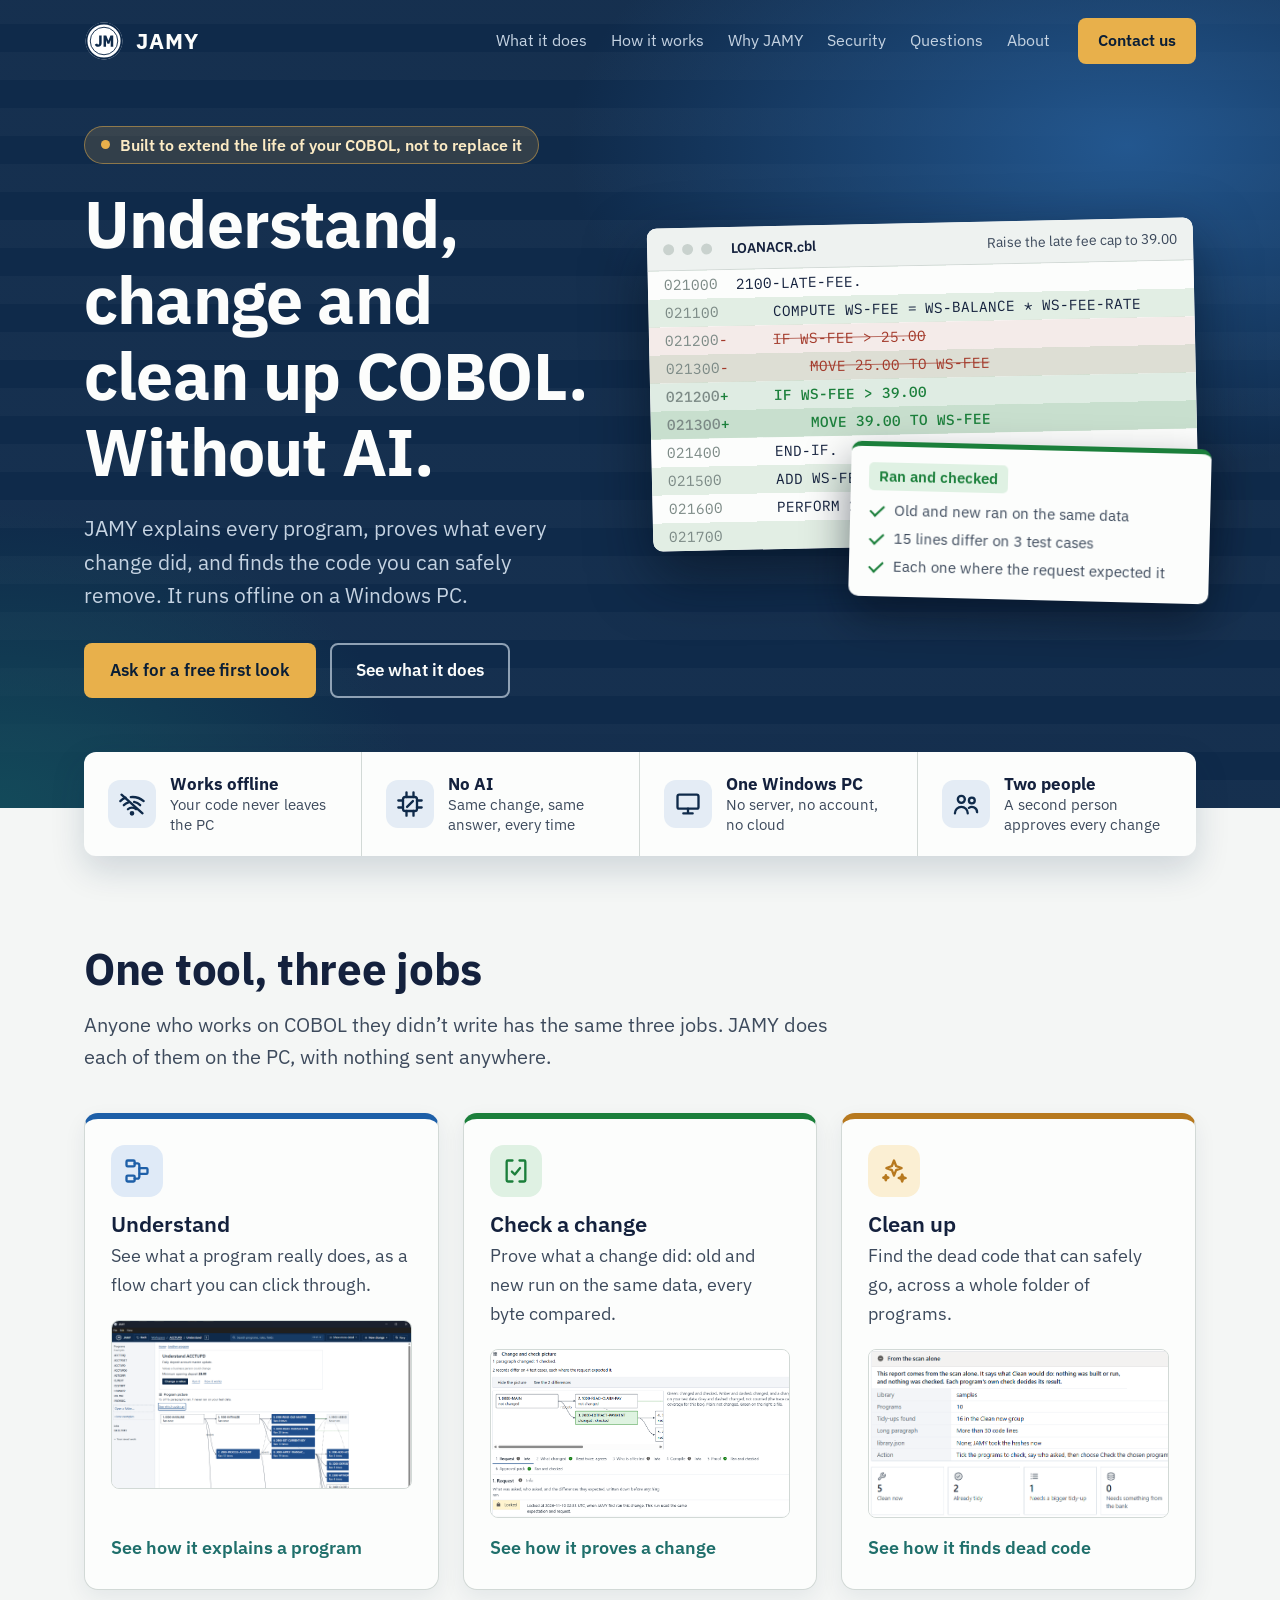
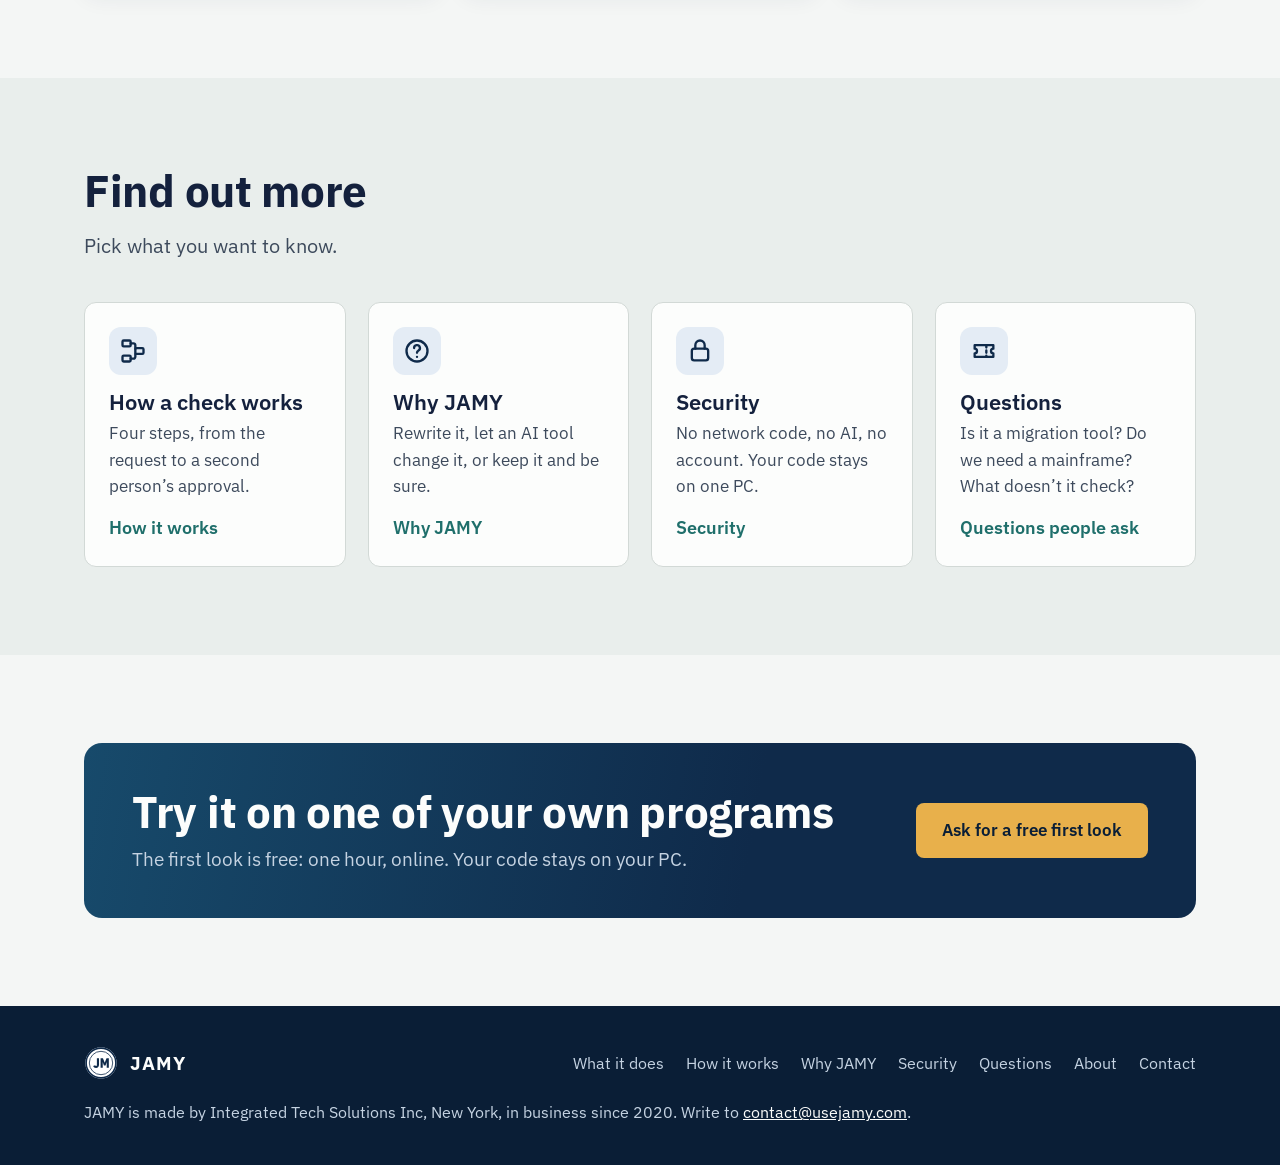
<file: index.html>
<!doctype html>
<html lang="en">
<head>
<meta charset="utf-8">
<meta name="viewport" content="width=device-width, initial-scale=1">
<title>JAMY: understand, change and clean up COBOL, without AI</title>
<meta name="description" content="JAMY helps teams understand, change and clean up their COBOL without AI: it explains every program, proves what every change did, and finds dead code. Offline, on a Windows PC.">
<meta property="og:title" content="JAMY: understand, change and clean up COBOL, without AI">
<meta property="og:description" content="Built to extend the life of your COBOL, not to replace it. Offline, on a Windows PC.">
<meta property="og:url" content="https://usejamy.com/">
<meta property="og:image" content="https://usejamy.com/img/shot-understand.png">
<link rel="icon" href="img/favicon.png">
<link rel="preconnect" href="https://fonts.googleapis.com">
<link rel="preconnect" href="https://fonts.gstatic.com" crossorigin>
<link rel="stylesheet" href="https://fonts.googleapis.com/css2?family=IBM+Plex+Mono:wght@400;500&family=IBM+Plex+Sans:wght@400;500;600;700&display=swap">
<link rel="stylesheet" href="style.css">
</head>
<body>

<svg width="0" height="0" style="position:absolute" aria-hidden="true">
  <symbol id="i-flow" viewBox="0 0 24 24"><rect x="3" y="3" width="7" height="5" rx="1"/><rect x="14" y="9.5" width="7" height="5" rx="1"/><rect x="3" y="16" width="7" height="5" rx="1"/><path d="M10 5.5h2.5a1.5 1.5 0 0 1 1.5 1.5v3M10 18.5h2.5A1.5 1.5 0 0 0 14 17v-2.5"/></symbol>
  <symbol id="i-check" viewBox="0 0 24 24"><path d="M9 3H5a1 1 0 0 0-1 1v16a1 1 0 0 0 1 1h4M15 3h4a1 1 0 0 1 1 1v16a1 1 0 0 1-1 1h-4"/><path d="M8.5 12.5l2.5 2.5 4.5-5.5"/></symbol>
  <symbol id="i-clean" viewBox="0 0 24 24"><path d="M12 3l1.8 4.7L18.5 9.5l-4.7 1.8L12 16l-1.8-4.7L5.5 9.5l4.7-1.8z"/><path d="M19 15l.8 2.2L22 18l-2.2.8L19 21l-.8-2.2L16 18l2.2-.8zM5 15.5l.6 1.6 1.6.6-1.6.6L5 19.9l-.6-1.6-1.6-.6 1.6-.6z"/></symbol>
  <symbol id="i-offline" viewBox="0 0 24 24"><path d="M3 4l18 16"/><path d="M8.5 16.5a5 5 0 0 1 7 0M5 13a10 10 0 0 1 4-2.4M19 13a10 10 0 0 0-5.2-2.8M2 9.5a15 15 0 0 1 4.5-2.9M22 9.5a15 15 0 0 0-11-3.4"/><circle cx="12" cy="20" r="1"/></symbol>
  <symbol id="i-noai" viewBox="0 0 24 24"><rect x="6" y="6" width="12" height="12" rx="2"/><path d="M9 2v4M15 2v4M9 18v4M15 18v4M2 9h4M2 15h4M18 9h4M18 15h4"/><path d="M9.5 14.5l5-5"/></symbol>
  <symbol id="i-pc" viewBox="0 0 24 24"><rect x="3" y="4" width="18" height="12" rx="1.5"/><path d="M8 20h8M12 16v4"/></symbol>
  <symbol id="i-two" viewBox="0 0 24 24"><circle cx="8" cy="8" r="3"/><circle cx="17" cy="9" r="2.5"/><path d="M2.5 20a5.5 5.5 0 0 1 11 0M14.5 15.3A4.5 4.5 0 0 1 21.5 19"/></symbol>
  <symbol id="i-q" viewBox="0 0 24 24"><circle cx="12" cy="12" r="9"/><path d="M9.5 9.5a2.5 2.5 0 1 1 3.6 2.2c-.7.4-1.1 1-1.1 1.8M12 17h.01"/></symbol>
  <symbol id="i-ticket" viewBox="0 0 24 24"><path d="M4 7h16v3a2 2 0 0 0 0 4v3H4v-3a2 2 0 0 0 0-4z"/><path d="M14 7v10" stroke-dasharray="2 2.5"/></symbol>
  <symbol id="i-pile" viewBox="0 0 24 24"><path d="M12 3l9 4.5-9 4.5-9-4.5z"/><path d="M3 12l9 4.5 9-4.5M3 16.5L12 21l9-4.5"/></symbol>
  <symbol id="i-dice" viewBox="0 0 24 24"><rect x="4" y="4" width="16" height="16" rx="3"/><path d="M8.5 8.5h.01M15.5 8.5h.01M12 12h.01M8.5 15.5h.01M15.5 15.5h.01"/></symbol>
  <symbol id="i-lock" viewBox="0 0 24 24"><rect x="5" y="10" width="14" height="10" rx="2"/><path d="M8 10V7a4 4 0 0 1 8 0v3"/></symbol>
  <symbol id="i-finger" viewBox="0 0 24 24"><path d="M12 4a7 7 0 0 0-7 7v3M19 14v-3a7 7 0 0 0-3-5.7M9 20c1-2 1-4.500 1-8a2 2 0 0 1 4 0c0 3 0 5-.5 7.500M17 17c.3-1.500.3-3 .3-5"/></symbol>
  <symbol id="i-out" viewBox="0 0 24 24"><path d="M4 12h11M11 8l4 4-4 4"/><path d="M19 4v16"/></symbol>
  <symbol id="i-bank" viewBox="0 0 24 24"><path d="M3 9l9-5 9 5M4 9h16M6 9v8M10 9v8M14 9v8M18 9v8M3 20h18M4 17h16"/></symbol>
  <symbol id="i-tool" viewBox="0 0 24 24"><path d="M14.500 6.500a4 4 0 0 0 5 5L11 20a2.100 2.100 0 0 1-3-3z"/><path d="M14.500 6.500L17 4l3 3-2.500 2.500"/></symbol>
  <symbol id="i-gov" viewBox="0 0 24 24"><path d="M12 3v3M5 21V10a7 7 0 0 1 14 0v11M3 21h18M9 21v-5h6v5M9 11h.01M15 11h.01"/></symbol>
</svg>

<header class="top">
  <div class="wrap">
    <nav class="nav" aria-label="Main">
      <a class="brand" href="index.html"><img src="img/jamy-seal.svg" alt="">JAMY</a>
      <div class="links"><a href="what-it-does.html">What it does</a><a href="how-it-works.html">How it works</a><a href="why-jamy.html">Why JAMY</a><a href="security.html">Security</a><a href="questions.html">Questions</a><a href="about.html">About</a></div>
      <a class="btn gold" href="contact.html">Contact us</a>
    </nav>
<div class="hero">
      <div>
        <p class="pill"><i></i>Built to extend the life of your COBOL, not to replace it</p>
        <h1>Understand, change and clean up COBOL. Without AI.</h1>
        <p class="sub">JAMY explains every program, proves what every change did, and finds the code you can safely remove. It runs offline on a Windows PC.</p>
        <div class="actions">
          <a class="btn gold" href="contact.html">Ask for a free first look</a>
          <a class="btn ghost" href="what-it-does.html">See what it does</a>
        </div>
      </div>

      <div class="stage" role="img" aria-label="An example check. In a COBOL program, a late fee cap is raised from 25.00 to 39.00. JAMY reports: Ran and checked. 15 lines differ on 3 test cases, each where the request expected it.">
        <div class="listing" aria-hidden="true">
          <div class="head"><span class="dot"></span><span class="dot"></span><span class="dot"></span>&nbsp;<b>LOANACR.cbl</b><span>Raise the late fee cap to 39.00</span></div>
<pre><span class="ln"><span class="seq">021000</span>  2100-LATE-FEE.</span><span class="ln"><span class="seq">021100</span>      COMPUTE WS-FEE = WS-BALANCE * WS-FEE-RATE</span><span class="ln old"><span class="seq">021200</span>-     <span class="t">IF WS-FEE &gt; 25.00</span></span><span class="ln old"><span class="seq">021300</span>-         <span class="t">MOVE 25.00 TO WS-FEE</span></span><span class="ln new"><span class="seq">021200</span>+     IF WS-FEE &gt; 39.00</span><span class="ln new"><span class="seq">021300</span>+         MOVE 39.00 TO WS-FEE</span><span class="ln"><span class="seq">021400</span>      END-IF.</span><span class="ln"><span class="seq">021500</span>      ADD WS-FEE TO WS-TOTAL-DUE.</span><span class="ln"><span class="seq">021600</span>      PERFORM 2200-WRITE-STATEMENT.</span><span class="ln"><span class="seq">021700</span> </span></pre>
        </div>
        <div class="proof" aria-hidden="true">
          <div class="t"><span class="chip ok">Ran and checked</span></div>
          <ul>
            <li>Old and new ran on the same data</li>
            <li>15 lines differ on 3 test cases</li>
            <li>Each one where the request expected it</li>
          </ul>
        </div>
      </div>
    </div>
  </div>
</header>

<div class="band">
  <div class="wrap">
    <div class="in">
      <div class="it"><span class="badge"><svg class="ic"><use href="#i-offline"/></svg></span><div><b>Works offline</b><span>Your code never leaves the PC</span></div></div>
      <div class="it"><span class="badge"><svg class="ic"><use href="#i-noai"/></svg></span><div><b>No AI</b><span>Same change, same answer, every time</span></div></div>
      <div class="it"><span class="badge"><svg class="ic"><use href="#i-pc"/></svg></span><div><b>One Windows PC</b><span>No server, no account, no cloud</span></div></div>
      <div class="it"><span class="badge"><svg class="ic"><use href="#i-two"/></svg></span><div><b>Two people</b><span>A second person approves every change</span></div></div>
    </div>
  </div>
</div>

<section>
  <div class="wrap">
    <h2>One tool, three jobs</h2>
    <p class="lede">Anyone who works on COBOL they didn’t write has the same three jobs. JAMY does each of them on the PC, with nothing sent anywhere.</p>
    <div class="jobs">
      <a class="job f-blue" href="what-it-does.html#understand"><span class="badge"><svg class="ic"><use href="#i-flow"/></svg></span><h3>Understand</h3><p>See what a program really does, as a flow chart you can click through.</p><img src="img/shot-understand.png" alt="" loading="lazy"><span class="more">See how it explains a program</span></a>
      <a class="job f-green" href="what-it-does.html#change"><span class="badge"><svg class="ic"><use href="#i-check"/></svg></span><h3>Check a change</h3><p>Prove what a change did: old and new run on the same data, every byte compared.</p><img src="img/shot-check.png" alt="" loading="lazy"><span class="more">See how it proves a change</span></a>
      <a class="job f-amber" href="what-it-does.html#cleanup"><span class="badge"><svg class="ic"><use href="#i-clean"/></svg></span><h3>Clean up</h3><p>Find the dead code that can safely go, across a whole folder of programs.</p><img src="img/shot-cleanup.png" alt="" loading="lazy"><span class="more">See how it finds dead code</span></a>
    </div>
  </div>
</section>

<section class="tint">
  <div class="wrap">
    <h2>Find out more</h2>
    <p class="lede">Pick what you want to know.</p>
    <div class="explore">
      <a class="exp" href="how-it-works.html"><span class="badge"><svg class="ic"><use href="#i-flow"/></svg></span><h3>How a check works</h3><p>Four steps, from the request to a second person’s approval.</p><span class="more">How it works</span></a>
      <a class="exp" href="why-jamy.html"><span class="badge"><svg class="ic"><use href="#i-q"/></svg></span><h3>Why JAMY</h3><p>Rewrite it, let an AI tool change it, or keep it and be sure.</p><span class="more">Why JAMY</span></a>
      <a class="exp" href="security.html"><span class="badge"><svg class="ic"><use href="#i-lock"/></svg></span><h3>Security</h3><p>No network code, no AI, no account. Your code stays on one PC.</p><span class="more">Security</span></a>
      <a class="exp" href="questions.html"><span class="badge"><svg class="ic"><use href="#i-ticket"/></svg></span><h3>Questions</h3><p>Is it a migration tool? Do we need a mainframe? What doesn’t it check?</p><span class="more">Questions people ask</span></a>
    </div>
  </div>
</section>


<div class="ctawrap"><div class="wrap"><div class="cta">
  <div><h2>Try it on one of your own programs</h2><p>The first look is free: one hour, online. Your code stays on your PC.</p></div>
  <a class="btn gold" href="contact.html">Ask for a free first look</a>
</div></div></div>

<footer>
  <div class="wrap">
    <a class="brand" href="index.html"><img src="img/jamy-seal.svg" alt="">JAMY</a>
    <div class="fl"><a href="what-it-does.html">What it does</a><a href="how-it-works.html">How it works</a><a href="why-jamy.html">Why JAMY</a><a href="security.html">Security</a><a href="questions.html">Questions</a><a href="about.html">About</a><a href="contact.html">Contact</a></div>
    <p>JAMY is made by Integrated Tech Solutions Inc, New York, in business since 2020. Write to <a href="mailto:contact@usejamy.com">contact@usejamy.com</a>.</p>
  </div>
</footer>

<!-- Cloudflare Web Analytics --><script type='module' src='https://static.cloudflareinsights.com/beacon.min.js' data-cf-beacon='{"token": "886d0712adad496c9e0f784481afb059"}'></script><!-- End Cloudflare Web Analytics -->
</body>
</html>
</file>
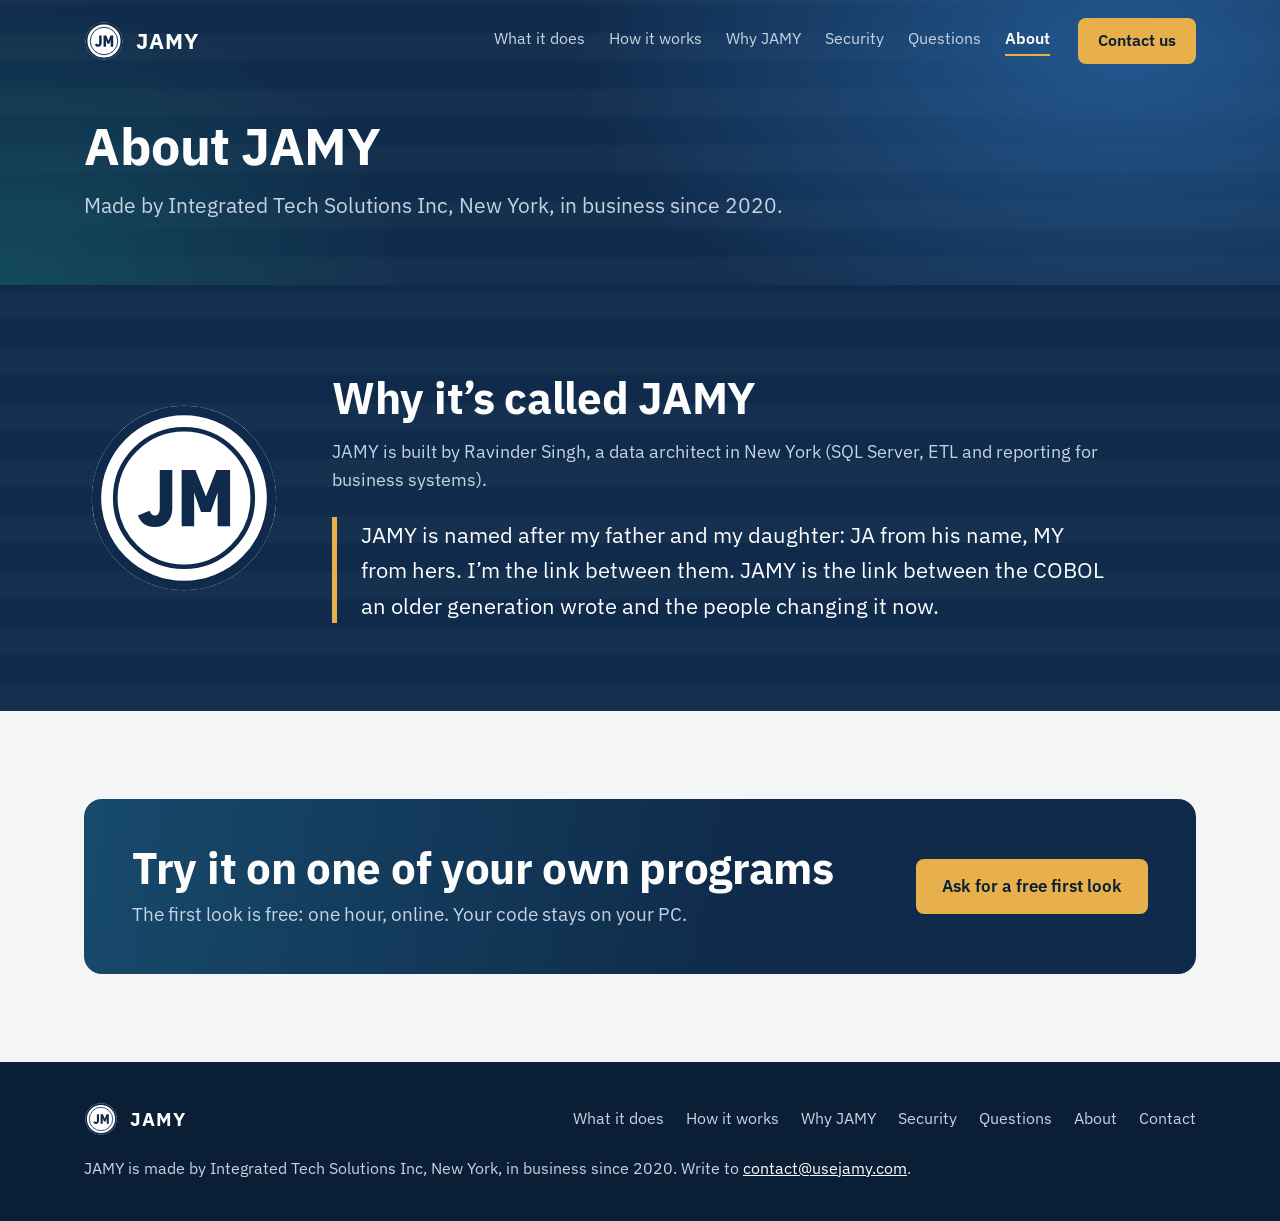
<file: about.html>
<!doctype html>
<html lang="en">
<head>
<meta charset="utf-8">
<meta name="viewport" content="width=device-width, initial-scale=1">
<title>About | JAMY</title>
<meta name="description" content="Who builds JAMY and why it is called JAMY.">
<meta property="og:title" content="About | JAMY">
<meta property="og:description" content="Built to extend the life of your COBOL, not to replace it. Offline, on a Windows PC.">
<meta property="og:url" content="https://usejamy.com/about.html">
<meta property="og:image" content="https://usejamy.com/img/shot-understand.png">
<link rel="icon" href="img/favicon.png">
<link rel="preconnect" href="https://fonts.googleapis.com">
<link rel="preconnect" href="https://fonts.gstatic.com" crossorigin>
<link rel="stylesheet" href="https://fonts.googleapis.com/css2?family=IBM+Plex+Mono:wght@400;500&family=IBM+Plex+Sans:wght@400;500;600;700&display=swap">
<link rel="stylesheet" href="style.css">
</head>
<body>

<svg width="0" height="0" style="position:absolute" aria-hidden="true">
  <symbol id="i-flow" viewBox="0 0 24 24"><rect x="3" y="3" width="7" height="5" rx="1"/><rect x="14" y="9.5" width="7" height="5" rx="1"/><rect x="3" y="16" width="7" height="5" rx="1"/><path d="M10 5.5h2.5a1.5 1.5 0 0 1 1.5 1.5v3M10 18.5h2.5A1.5 1.5 0 0 0 14 17v-2.5"/></symbol>
  <symbol id="i-check" viewBox="0 0 24 24"><path d="M9 3H5a1 1 0 0 0-1 1v16a1 1 0 0 0 1 1h4M15 3h4a1 1 0 0 1 1 1v16a1 1 0 0 1-1 1h-4"/><path d="M8.5 12.5l2.5 2.5 4.5-5.5"/></symbol>
  <symbol id="i-clean" viewBox="0 0 24 24"><path d="M12 3l1.8 4.7L18.5 9.5l-4.7 1.8L12 16l-1.8-4.7L5.5 9.5l4.7-1.8z"/><path d="M19 15l.8 2.2L22 18l-2.2.8L19 21l-.8-2.2L16 18l2.2-.8zM5 15.5l.6 1.6 1.6.6-1.6.6L5 19.9l-.6-1.6-1.6-.6 1.6-.6z"/></symbol>
  <symbol id="i-offline" viewBox="0 0 24 24"><path d="M3 4l18 16"/><path d="M8.5 16.5a5 5 0 0 1 7 0M5 13a10 10 0 0 1 4-2.4M19 13a10 10 0 0 0-5.2-2.8M2 9.5a15 15 0 0 1 4.5-2.9M22 9.5a15 15 0 0 0-11-3.4"/><circle cx="12" cy="20" r="1"/></symbol>
  <symbol id="i-noai" viewBox="0 0 24 24"><rect x="6" y="6" width="12" height="12" rx="2"/><path d="M9 2v4M15 2v4M9 18v4M15 18v4M2 9h4M2 15h4M18 9h4M18 15h4"/><path d="M9.5 14.5l5-5"/></symbol>
  <symbol id="i-pc" viewBox="0 0 24 24"><rect x="3" y="4" width="18" height="12" rx="1.5"/><path d="M8 20h8M12 16v4"/></symbol>
  <symbol id="i-two" viewBox="0 0 24 24"><circle cx="8" cy="8" r="3"/><circle cx="17" cy="9" r="2.5"/><path d="M2.5 20a5.5 5.5 0 0 1 11 0M14.5 15.3A4.5 4.5 0 0 1 21.5 19"/></symbol>
  <symbol id="i-q" viewBox="0 0 24 24"><circle cx="12" cy="12" r="9"/><path d="M9.5 9.5a2.5 2.5 0 1 1 3.6 2.2c-.7.4-1.1 1-1.1 1.8M12 17h.01"/></symbol>
  <symbol id="i-ticket" viewBox="0 0 24 24"><path d="M4 7h16v3a2 2 0 0 0 0 4v3H4v-3a2 2 0 0 0 0-4z"/><path d="M14 7v10" stroke-dasharray="2 2.5"/></symbol>
  <symbol id="i-pile" viewBox="0 0 24 24"><path d="M12 3l9 4.5-9 4.5-9-4.5z"/><path d="M3 12l9 4.5 9-4.5M3 16.5L12 21l9-4.5"/></symbol>
  <symbol id="i-dice" viewBox="0 0 24 24"><rect x="4" y="4" width="16" height="16" rx="3"/><path d="M8.5 8.5h.01M15.5 8.5h.01M12 12h.01M8.5 15.5h.01M15.5 15.5h.01"/></symbol>
  <symbol id="i-lock" viewBox="0 0 24 24"><rect x="5" y="10" width="14" height="10" rx="2"/><path d="M8 10V7a4 4 0 0 1 8 0v3"/></symbol>
  <symbol id="i-finger" viewBox="0 0 24 24"><path d="M12 4a7 7 0 0 0-7 7v3M19 14v-3a7 7 0 0 0-3-5.7M9 20c1-2 1-4.500 1-8a2 2 0 0 1 4 0c0 3 0 5-.5 7.500M17 17c.3-1.500.3-3 .3-5"/></symbol>
  <symbol id="i-out" viewBox="0 0 24 24"><path d="M4 12h11M11 8l4 4-4 4"/><path d="M19 4v16"/></symbol>
  <symbol id="i-bank" viewBox="0 0 24 24"><path d="M3 9l9-5 9 5M4 9h16M6 9v8M10 9v8M14 9v8M18 9v8M3 20h18M4 17h16"/></symbol>
  <symbol id="i-tool" viewBox="0 0 24 24"><path d="M14.500 6.500a4 4 0 0 0 5 5L11 20a2.100 2.100 0 0 1-3-3z"/><path d="M14.500 6.500L17 4l3 3-2.500 2.500"/></symbol>
  <symbol id="i-gov" viewBox="0 0 24 24"><path d="M12 3v3M5 21V10a7 7 0 0 1 14 0v11M3 21h18M9 21v-5h6v5M9 11h.01M15 11h.01"/></symbol>
</svg>

<header class="top">
  <div class="wrap">
    <nav class="nav" aria-label="Main">
      <a class="brand" href="index.html"><img src="img/jamy-seal.svg" alt="">JAMY</a>
      <div class="links"><a href="what-it-does.html">What it does</a><a href="how-it-works.html">How it works</a><a href="why-jamy.html">Why JAMY</a><a href="security.html">Security</a><a href="questions.html">Questions</a><a href="about.html" aria-current="page">About</a></div>
      <a class="btn gold" href="contact.html">Contact us</a>
    </nav>
    <div class="phead"><h1>About JAMY</h1><p>Made by Integrated Tech Solutions Inc, New York, in business since 2020.</p></div>
  </div>
</header>

<section class="dark founder">
  <div class="wrap">
    <img class="seal" src="img/jamy-seal.svg" alt="">
    <div>
      <h2>Why it’s called JAMY</h2>
      <p>JAMY is built by Ravinder Singh, a data architect in New York (SQL Server, ETL and reporting for business systems).</p>
      <blockquote>JAMY is named after my father and my daughter: JA from his name, MY from hers. I’m the link between them. JAMY is the link between the COBOL an older generation wrote and the people changing it now.</blockquote>
    </div>
  </div>
</section>

<div class="ctawrap"><div class="wrap"><div class="cta">
  <div><h2>Try it on one of your own programs</h2><p>The first look is free: one hour, online. Your code stays on your PC.</p></div>
  <a class="btn gold" href="contact.html">Ask for a free first look</a>
</div></div></div>

<footer>
  <div class="wrap">
    <a class="brand" href="index.html"><img src="img/jamy-seal.svg" alt="">JAMY</a>
    <div class="fl"><a href="what-it-does.html">What it does</a><a href="how-it-works.html">How it works</a><a href="why-jamy.html">Why JAMY</a><a href="security.html">Security</a><a href="questions.html">Questions</a><a href="about.html">About</a><a href="contact.html">Contact</a></div>
    <p>JAMY is made by Integrated Tech Solutions Inc, New York, in business since 2020. Write to <a href="mailto:contact@usejamy.com">contact@usejamy.com</a>.</p>
  </div>
</footer>

<!-- Cloudflare Web Analytics --><script type='module' src='https://static.cloudflareinsights.com/beacon.min.js' data-cf-beacon='{"token": "886d0712adad496c9e0f784481afb059"}'></script><!-- End Cloudflare Web Analytics -->
</body>
</html>
</file>
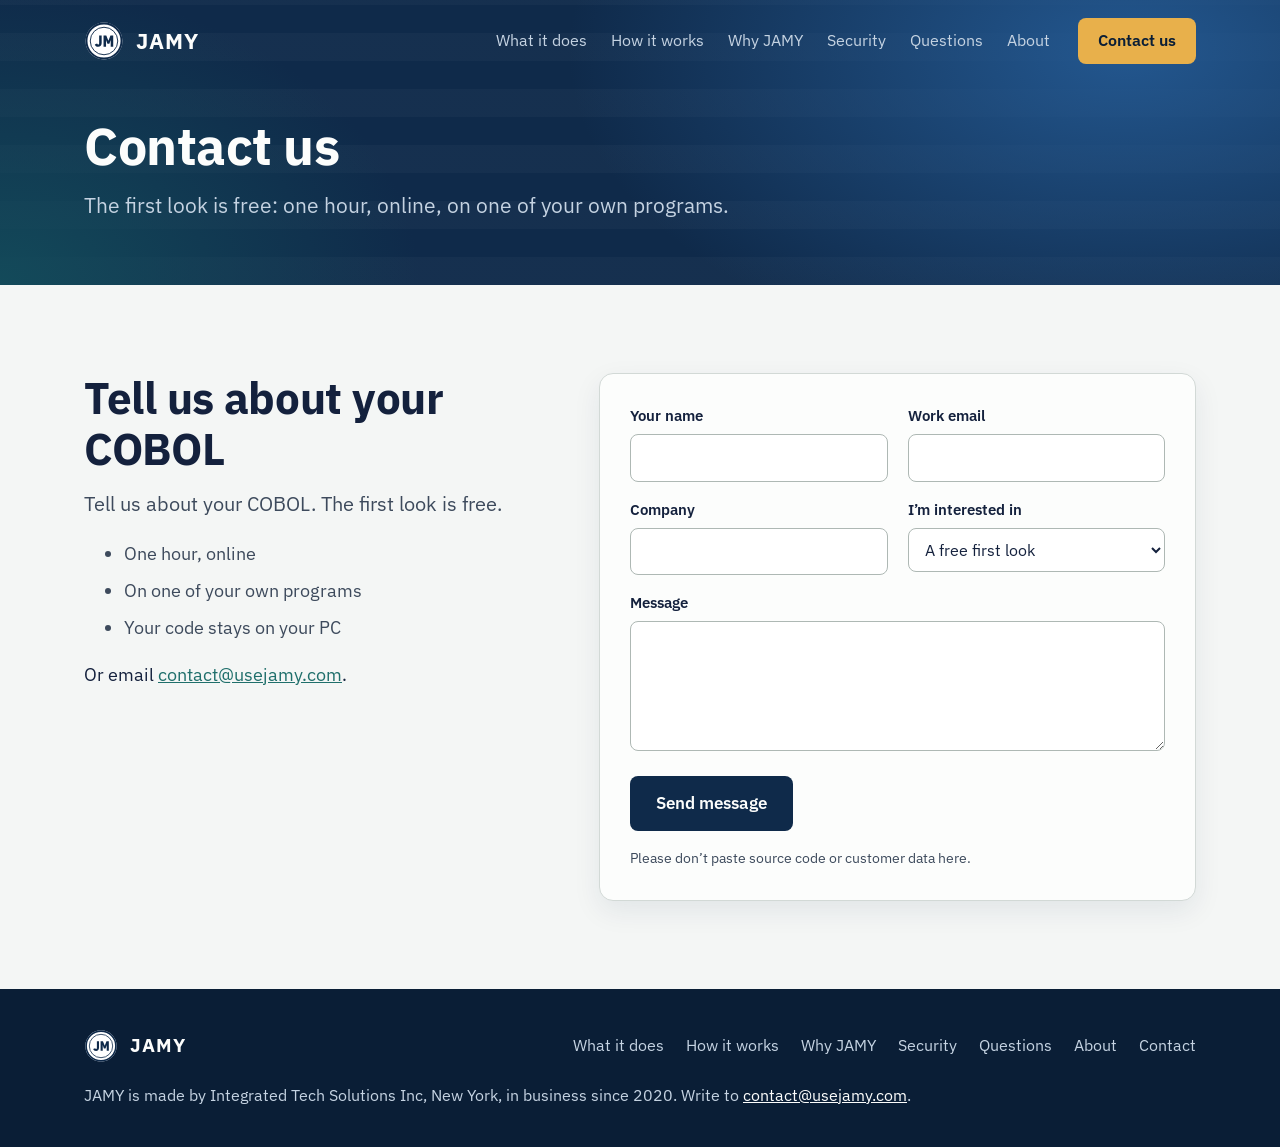
<file: contact.html>
<!doctype html>
<html lang="en">
<head>
<meta charset="utf-8">
<meta name="viewport" content="width=device-width, initial-scale=1">
<title>Contact | JAMY</title>
<meta name="description" content="Ask for a free first look at JAMY: one hour, online, on one of your own programs.">
<meta property="og:title" content="Contact | JAMY">
<meta property="og:description" content="Built to extend the life of your COBOL, not to replace it. Offline, on a Windows PC.">
<meta property="og:url" content="https://usejamy.com/contact.html">
<meta property="og:image" content="https://usejamy.com/img/shot-understand.png">
<link rel="icon" href="img/favicon.png">
<link rel="preconnect" href="https://fonts.googleapis.com">
<link rel="preconnect" href="https://fonts.gstatic.com" crossorigin>
<link rel="stylesheet" href="https://fonts.googleapis.com/css2?family=IBM+Plex+Mono:wght@400;500&family=IBM+Plex+Sans:wght@400;500;600;700&display=swap">
<link rel="stylesheet" href="style.css">
</head>
<body>

<svg width="0" height="0" style="position:absolute" aria-hidden="true">
  <symbol id="i-flow" viewBox="0 0 24 24"><rect x="3" y="3" width="7" height="5" rx="1"/><rect x="14" y="9.5" width="7" height="5" rx="1"/><rect x="3" y="16" width="7" height="5" rx="1"/><path d="M10 5.5h2.5a1.5 1.5 0 0 1 1.5 1.5v3M10 18.5h2.5A1.5 1.5 0 0 0 14 17v-2.5"/></symbol>
  <symbol id="i-check" viewBox="0 0 24 24"><path d="M9 3H5a1 1 0 0 0-1 1v16a1 1 0 0 0 1 1h4M15 3h4a1 1 0 0 1 1 1v16a1 1 0 0 1-1 1h-4"/><path d="M8.5 12.5l2.5 2.5 4.5-5.5"/></symbol>
  <symbol id="i-clean" viewBox="0 0 24 24"><path d="M12 3l1.8 4.7L18.5 9.5l-4.7 1.8L12 16l-1.8-4.7L5.5 9.5l4.7-1.8z"/><path d="M19 15l.8 2.2L22 18l-2.2.8L19 21l-.8-2.2L16 18l2.2-.8zM5 15.5l.6 1.6 1.6.6-1.6.6L5 19.9l-.6-1.6-1.6-.6 1.6-.6z"/></symbol>
  <symbol id="i-offline" viewBox="0 0 24 24"><path d="M3 4l18 16"/><path d="M8.5 16.5a5 5 0 0 1 7 0M5 13a10 10 0 0 1 4-2.4M19 13a10 10 0 0 0-5.2-2.8M2 9.5a15 15 0 0 1 4.5-2.9M22 9.5a15 15 0 0 0-11-3.4"/><circle cx="12" cy="20" r="1"/></symbol>
  <symbol id="i-noai" viewBox="0 0 24 24"><rect x="6" y="6" width="12" height="12" rx="2"/><path d="M9 2v4M15 2v4M9 18v4M15 18v4M2 9h4M2 15h4M18 9h4M18 15h4"/><path d="M9.5 14.5l5-5"/></symbol>
  <symbol id="i-pc" viewBox="0 0 24 24"><rect x="3" y="4" width="18" height="12" rx="1.5"/><path d="M8 20h8M12 16v4"/></symbol>
  <symbol id="i-two" viewBox="0 0 24 24"><circle cx="8" cy="8" r="3"/><circle cx="17" cy="9" r="2.5"/><path d="M2.5 20a5.5 5.5 0 0 1 11 0M14.5 15.3A4.5 4.5 0 0 1 21.5 19"/></symbol>
  <symbol id="i-q" viewBox="0 0 24 24"><circle cx="12" cy="12" r="9"/><path d="M9.5 9.5a2.5 2.5 0 1 1 3.6 2.2c-.7.4-1.1 1-1.1 1.8M12 17h.01"/></symbol>
  <symbol id="i-ticket" viewBox="0 0 24 24"><path d="M4 7h16v3a2 2 0 0 0 0 4v3H4v-3a2 2 0 0 0 0-4z"/><path d="M14 7v10" stroke-dasharray="2 2.5"/></symbol>
  <symbol id="i-pile" viewBox="0 0 24 24"><path d="M12 3l9 4.5-9 4.5-9-4.5z"/><path d="M3 12l9 4.5 9-4.5M3 16.5L12 21l9-4.5"/></symbol>
  <symbol id="i-dice" viewBox="0 0 24 24"><rect x="4" y="4" width="16" height="16" rx="3"/><path d="M8.5 8.5h.01M15.5 8.5h.01M12 12h.01M8.5 15.5h.01M15.5 15.5h.01"/></symbol>
  <symbol id="i-lock" viewBox="0 0 24 24"><rect x="5" y="10" width="14" height="10" rx="2"/><path d="M8 10V7a4 4 0 0 1 8 0v3"/></symbol>
  <symbol id="i-finger" viewBox="0 0 24 24"><path d="M12 4a7 7 0 0 0-7 7v3M19 14v-3a7 7 0 0 0-3-5.7M9 20c1-2 1-4.500 1-8a2 2 0 0 1 4 0c0 3 0 5-.5 7.500M17 17c.3-1.500.3-3 .3-5"/></symbol>
  <symbol id="i-out" viewBox="0 0 24 24"><path d="M4 12h11M11 8l4 4-4 4"/><path d="M19 4v16"/></symbol>
  <symbol id="i-bank" viewBox="0 0 24 24"><path d="M3 9l9-5 9 5M4 9h16M6 9v8M10 9v8M14 9v8M18 9v8M3 20h18M4 17h16"/></symbol>
  <symbol id="i-tool" viewBox="0 0 24 24"><path d="M14.500 6.500a4 4 0 0 0 5 5L11 20a2.100 2.100 0 0 1-3-3z"/><path d="M14.500 6.500L17 4l3 3-2.500 2.500"/></symbol>
  <symbol id="i-gov" viewBox="0 0 24 24"><path d="M12 3v3M5 21V10a7 7 0 0 1 14 0v11M3 21h18M9 21v-5h6v5M9 11h.01M15 11h.01"/></symbol>
</svg>

<header class="top">
  <div class="wrap">
    <nav class="nav" aria-label="Main">
      <a class="brand" href="index.html"><img src="img/jamy-seal.svg" alt="">JAMY</a>
      <div class="links"><a href="what-it-does.html">What it does</a><a href="how-it-works.html">How it works</a><a href="why-jamy.html">Why JAMY</a><a href="security.html">Security</a><a href="questions.html">Questions</a><a href="about.html">About</a></div>
      <a class="btn gold" href="contact.html">Contact us</a>
    </nav>
    <div class="phead"><h1>Contact us</h1><p>The first look is free: one hour, online, on one of your own programs.</p></div>
  </div>
</header>

<section class="contact" id="contact">
  <div class="wrap">
    <div class="side">
      <h2>Tell us about your COBOL</h2>
      <p class="lede">Tell us about your COBOL. The first look is free.</p>
      <ul>
        <li>One hour, online</li>
        <li>On one of your own programs</li>
        <li>Your code stays on your PC</li>
      </ul>
      <p>Or email <a href="mailto:contact@usejamy.com">contact@usejamy.com</a>.</p>
    </div>
    <form action="https://formsubmit.co/contact@usejamy.com" method="POST">
      <input type="hidden" name="_subject" value="New message from usejamy.com">
      <input type="hidden" name="_next" value="https://usejamy.com/thanks.html">
      <input type="hidden" name="_captcha" value="false">
      <input type="hidden" name="_template" value="table">
      <input type="text" name="_honey" class="hp" tabindex="-1" autocomplete="off" aria-hidden="true">
      <div><label for="f-name">Your name</label><input id="f-name" type="text" name="name" required autocomplete="name"></div>
      <div><label for="f-email">Work email</label><input id="f-email" type="email" name="email" required autocomplete="email"></div>
      <div><label for="f-company">Company</label><input id="f-company" type="text" name="company" autocomplete="organization"></div>
      <div><label for="f-topic">I’m interested in</label>
        <select id="f-topic" name="interested_in">
          <option>A free first look</option>
          <option>A pilot</option>
          <option>Partnering (service firm)</option>
          <option>Investing</option>
          <option>Something else</option>
        </select></div>
      <div class="full"><label for="f-msg">Message</label><textarea id="f-msg" name="message" required></textarea></div>
      <div class="full"><button class="btn dark" type="submit">Send message</button></div>
      <p class="small full">Please don’t paste source code or customer data here.</p>
    </form>
  </div>
</section>



<footer>
  <div class="wrap">
    <a class="brand" href="index.html"><img src="img/jamy-seal.svg" alt="">JAMY</a>
    <div class="fl"><a href="what-it-does.html">What it does</a><a href="how-it-works.html">How it works</a><a href="why-jamy.html">Why JAMY</a><a href="security.html">Security</a><a href="questions.html">Questions</a><a href="about.html">About</a><a href="contact.html">Contact</a></div>
    <p>JAMY is made by Integrated Tech Solutions Inc, New York, in business since 2020. Write to <a href="mailto:contact@usejamy.com">contact@usejamy.com</a>.</p>
  </div>
</footer>

<!-- Cloudflare Web Analytics --><script type='module' src='https://static.cloudflareinsights.com/beacon.min.js' data-cf-beacon='{"token": "886d0712adad496c9e0f784481afb059"}'></script><!-- End Cloudflare Web Analytics -->
</body>
</html>
</file>
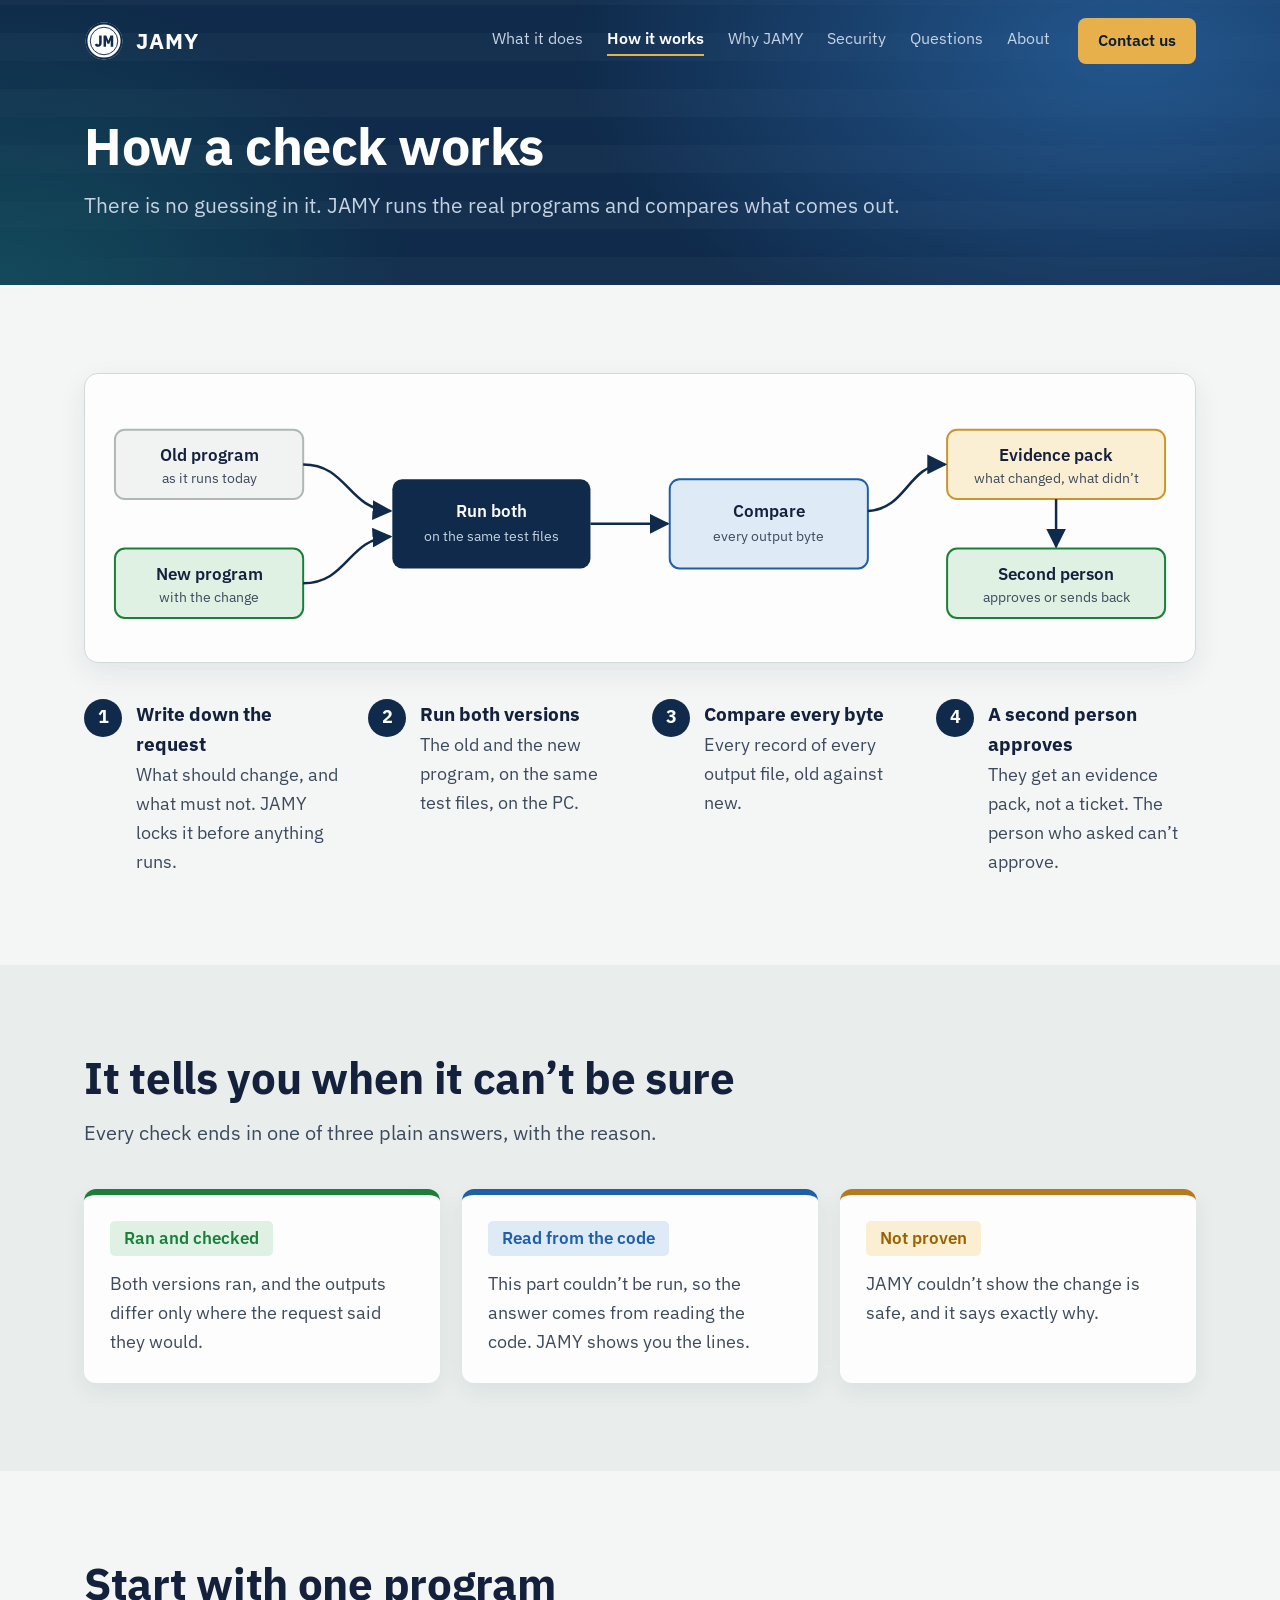
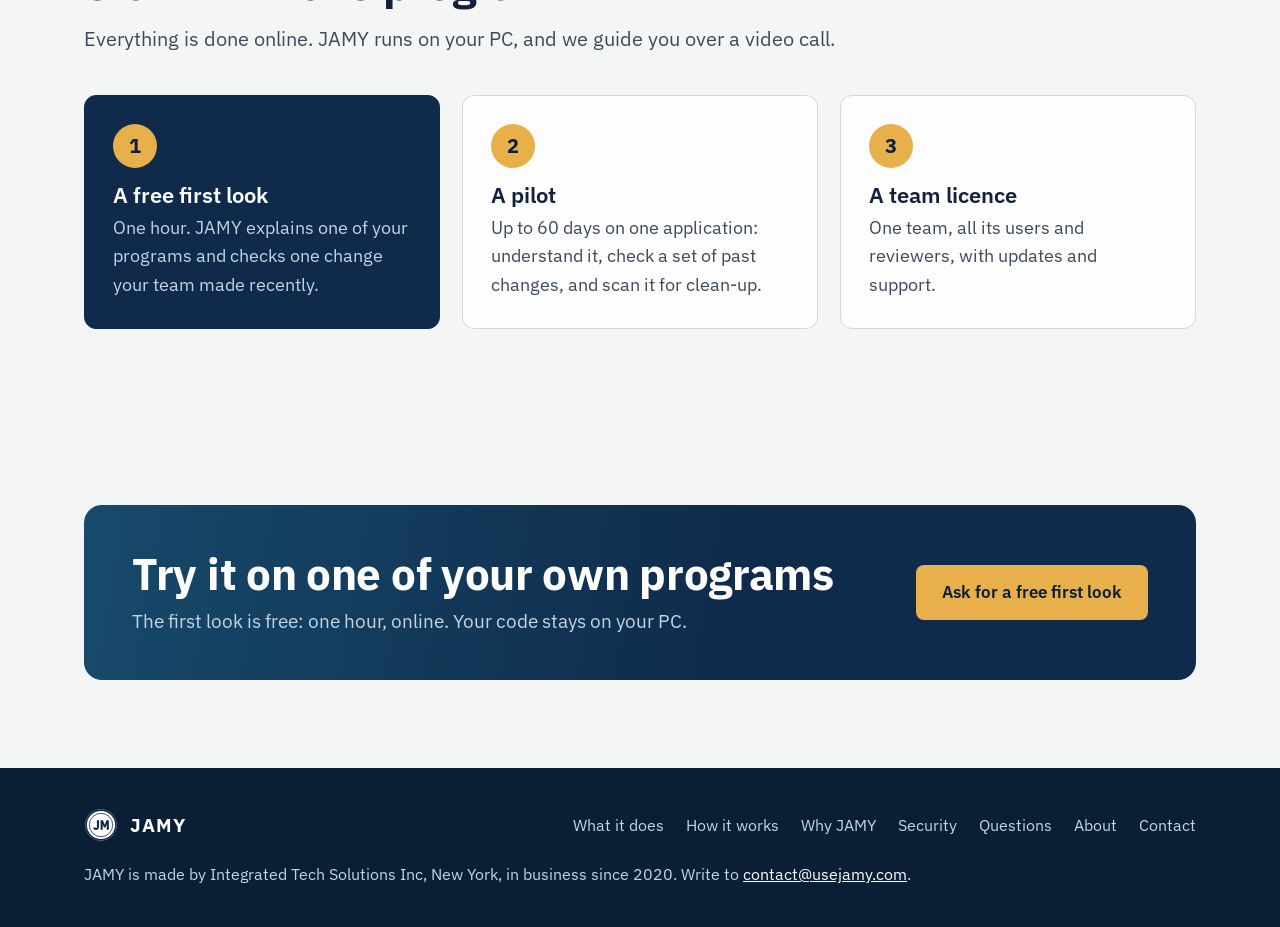
<file: how-it-works.html>
<!doctype html>
<html lang="en">
<head>
<meta charset="utf-8">
<meta name="viewport" content="width=device-width, initial-scale=1">
<title>How a check works | JAMY</title>
<meta name="description" content="How JAMY checks a COBOL change: write down the request, run old and new on the same data, compare every byte, and a second person approves.">
<meta property="og:title" content="How a check works | JAMY">
<meta property="og:description" content="Built to extend the life of your COBOL, not to replace it. Offline, on a Windows PC.">
<meta property="og:url" content="https://usejamy.com/how-it-works.html">
<meta property="og:image" content="https://usejamy.com/img/shot-understand.png">
<link rel="icon" href="img/favicon.png">
<link rel="preconnect" href="https://fonts.googleapis.com">
<link rel="preconnect" href="https://fonts.gstatic.com" crossorigin>
<link rel="stylesheet" href="https://fonts.googleapis.com/css2?family=IBM+Plex+Mono:wght@400;500&family=IBM+Plex+Sans:wght@400;500;600;700&display=swap">
<link rel="stylesheet" href="style.css">
</head>
<body>

<svg width="0" height="0" style="position:absolute" aria-hidden="true">
  <symbol id="i-flow" viewBox="0 0 24 24"><rect x="3" y="3" width="7" height="5" rx="1"/><rect x="14" y="9.5" width="7" height="5" rx="1"/><rect x="3" y="16" width="7" height="5" rx="1"/><path d="M10 5.5h2.5a1.5 1.5 0 0 1 1.5 1.5v3M10 18.5h2.5A1.5 1.5 0 0 0 14 17v-2.5"/></symbol>
  <symbol id="i-check" viewBox="0 0 24 24"><path d="M9 3H5a1 1 0 0 0-1 1v16a1 1 0 0 0 1 1h4M15 3h4a1 1 0 0 1 1 1v16a1 1 0 0 1-1 1h-4"/><path d="M8.5 12.5l2.5 2.5 4.5-5.5"/></symbol>
  <symbol id="i-clean" viewBox="0 0 24 24"><path d="M12 3l1.8 4.7L18.5 9.5l-4.7 1.8L12 16l-1.8-4.7L5.5 9.5l4.7-1.8z"/><path d="M19 15l.8 2.2L22 18l-2.2.8L19 21l-.8-2.2L16 18l2.2-.8zM5 15.5l.6 1.6 1.6.6-1.6.6L5 19.9l-.6-1.6-1.6-.6 1.6-.6z"/></symbol>
  <symbol id="i-offline" viewBox="0 0 24 24"><path d="M3 4l18 16"/><path d="M8.5 16.5a5 5 0 0 1 7 0M5 13a10 10 0 0 1 4-2.4M19 13a10 10 0 0 0-5.2-2.8M2 9.5a15 15 0 0 1 4.5-2.9M22 9.5a15 15 0 0 0-11-3.4"/><circle cx="12" cy="20" r="1"/></symbol>
  <symbol id="i-noai" viewBox="0 0 24 24"><rect x="6" y="6" width="12" height="12" rx="2"/><path d="M9 2v4M15 2v4M9 18v4M15 18v4M2 9h4M2 15h4M18 9h4M18 15h4"/><path d="M9.5 14.5l5-5"/></symbol>
  <symbol id="i-pc" viewBox="0 0 24 24"><rect x="3" y="4" width="18" height="12" rx="1.5"/><path d="M8 20h8M12 16v4"/></symbol>
  <symbol id="i-two" viewBox="0 0 24 24"><circle cx="8" cy="8" r="3"/><circle cx="17" cy="9" r="2.5"/><path d="M2.5 20a5.5 5.5 0 0 1 11 0M14.5 15.3A4.5 4.5 0 0 1 21.5 19"/></symbol>
  <symbol id="i-q" viewBox="0 0 24 24"><circle cx="12" cy="12" r="9"/><path d="M9.5 9.5a2.5 2.5 0 1 1 3.6 2.2c-.7.4-1.1 1-1.1 1.8M12 17h.01"/></symbol>
  <symbol id="i-ticket" viewBox="0 0 24 24"><path d="M4 7h16v3a2 2 0 0 0 0 4v3H4v-3a2 2 0 0 0 0-4z"/><path d="M14 7v10" stroke-dasharray="2 2.5"/></symbol>
  <symbol id="i-pile" viewBox="0 0 24 24"><path d="M12 3l9 4.5-9 4.5-9-4.5z"/><path d="M3 12l9 4.5 9-4.5M3 16.5L12 21l9-4.5"/></symbol>
  <symbol id="i-dice" viewBox="0 0 24 24"><rect x="4" y="4" width="16" height="16" rx="3"/><path d="M8.5 8.5h.01M15.5 8.5h.01M12 12h.01M8.5 15.5h.01M15.5 15.5h.01"/></symbol>
  <symbol id="i-lock" viewBox="0 0 24 24"><rect x="5" y="10" width="14" height="10" rx="2"/><path d="M8 10V7a4 4 0 0 1 8 0v3"/></symbol>
  <symbol id="i-finger" viewBox="0 0 24 24"><path d="M12 4a7 7 0 0 0-7 7v3M19 14v-3a7 7 0 0 0-3-5.7M9 20c1-2 1-4.500 1-8a2 2 0 0 1 4 0c0 3 0 5-.5 7.500M17 17c.3-1.500.3-3 .3-5"/></symbol>
  <symbol id="i-out" viewBox="0 0 24 24"><path d="M4 12h11M11 8l4 4-4 4"/><path d="M19 4v16"/></symbol>
  <symbol id="i-bank" viewBox="0 0 24 24"><path d="M3 9l9-5 9 5M4 9h16M6 9v8M10 9v8M14 9v8M18 9v8M3 20h18M4 17h16"/></symbol>
  <symbol id="i-tool" viewBox="0 0 24 24"><path d="M14.500 6.500a4 4 0 0 0 5 5L11 20a2.100 2.100 0 0 1-3-3z"/><path d="M14.500 6.500L17 4l3 3-2.500 2.500"/></symbol>
  <symbol id="i-gov" viewBox="0 0 24 24"><path d="M12 3v3M5 21V10a7 7 0 0 1 14 0v11M3 21h18M9 21v-5h6v5M9 11h.01M15 11h.01"/></symbol>
</svg>

<header class="top">
  <div class="wrap">
    <nav class="nav" aria-label="Main">
      <a class="brand" href="index.html"><img src="img/jamy-seal.svg" alt="">JAMY</a>
      <div class="links"><a href="what-it-does.html">What it does</a><a href="how-it-works.html" aria-current="page">How it works</a><a href="why-jamy.html">Why JAMY</a><a href="security.html">Security</a><a href="questions.html">Questions</a><a href="about.html">About</a></div>
      <a class="btn gold" href="contact.html">Contact us</a>
    </nav>
    <div class="phead"><h1>How a check works</h1><p>There is no guessing in it. JAMY runs the real programs and compares what comes out.</p></div>
  </div>
</header>

<section id="how">
  <div class="wrap">
    
    <div class="diagram" aria-hidden="true">
      <svg viewBox="0 0 1080 250" role="presentation">
        <defs><marker id="ar" viewBox="0 0 10 10" refX="9" refY="5" markerWidth="8" markerHeight="8" orient="auto"><path d="M0 0l10 5-10 5z" fill="#0F2A4A"/></marker></defs>
        <g font-size="17" font-weight="600" fill="#14213D">
          <rect x="10" y="30" width="190" height="70" rx="10" fill="#F1F3F2" stroke="#AEB8B4" stroke-width="2"/>
          <text x="105" y="62" text-anchor="middle">Old program</text><text x="105" y="84" text-anchor="middle" font-size="14" font-weight="400" fill="#3D4A5C">as it runs today</text>
          <rect x="10" y="150" width="190" height="70" rx="10" fill="#DFF1E3" stroke="#1B7F3B" stroke-width="2"/>
          <text x="105" y="182" text-anchor="middle">New program</text><text x="105" y="204" text-anchor="middle" font-size="14" font-weight="400" fill="#3D4A5C">with the change</text>

          <rect x="290" y="80" width="200" height="90" rx="10" fill="#0F2A4A"/>
          <text x="390" y="118" text-anchor="middle" fill="#FCFDFC">Run both</text><text x="390" y="142" text-anchor="middle" font-size="14" font-weight="400" fill="#C5D3E2">on the same test files</text>

          <rect x="570" y="80" width="200" height="90" rx="10" fill="#DFEAF7" stroke="#1D5FA8" stroke-width="2"/>
          <text x="670" y="118" text-anchor="middle">Compare</text><text x="670" y="142" text-anchor="middle" font-size="14" font-weight="400" fill="#3D4A5C">every output byte</text>

          <rect x="850" y="30" width="220" height="70" rx="10" fill="#FBEFD3" stroke="#C9952E" stroke-width="2"/>
          <text x="960" y="62" text-anchor="middle">Evidence pack</text><text x="960" y="84" text-anchor="middle" font-size="14" font-weight="400" fill="#3D4A5C">what changed, what didn’t</text>
          <rect x="850" y="150" width="220" height="70" rx="10" fill="#DFF1E3" stroke="#1B7F3B" stroke-width="2"/>
          <text x="960" y="182" text-anchor="middle">Second person</text><text x="960" y="204" text-anchor="middle" font-size="14" font-weight="400" fill="#3D4A5C">approves or sends back</text>
        </g>
        <g fill="none" stroke="#0F2A4A" stroke-width="2.5" marker-end="url(#ar)">
          <path d="M200 65 C245 65 245 110 288 112"/>
          <path d="M200 185 C245 185 245 140 288 138"/>
          <path d="M490 125 H568"/>
          <path d="M770 112 C810 110 810 65 848 65"/>
          <path d="M960 100 V148"/>
        </g>
      </svg>
    </div>

    <ol class="steps">
      <li><b>Write down the request</b>What should change, and what must not. JAMY locks it before anything runs.</li>
      <li><b>Run both versions</b>The old and the new program, on the same test files, on the PC.</li>
      <li><b>Compare every byte</b>Every record of every output file, old against new.</li>
      <li><b>A second person approves</b>They get an evidence pack, not a ticket. The person who asked can’t approve.</li>
    </ol>
  </div>
</section>

<section class="tint">
  <div class="wrap">
    <h2>It tells you when it can’t be sure</h2>
    <p class="lede">Every check ends in one of three plain answers, with the reason.</p>
    <div class="verdicts">
      <div class="verd f-green"><span class="chip ok">Ran and checked</span><p>Both versions ran, and the outputs differ only where the request said they would.</p></div>
      <div class="verd f-blue"><span class="chip read">Read from the code</span><p>This part couldn’t be run, so the answer comes from reading the code. JAMY shows you the lines.</p></div>
      <div class="verd f-amber"><span class="chip warn">Not proven</span><p>JAMY couldn’t show the change is safe, and it says exactly why.</p></div>
    </div>
  </div>
</section>

<section>
  <div class="wrap">
    <h2>Start with one program</h2>
    <p class="lede">Everything is done online. JAMY runs on your PC, and we guide you over a video call.</p>
    <div class="start">
      <div class="card first"><h3>A free first look</h3><p>One hour. JAMY explains one of your programs and checks one change your team made recently.</p></div>
      <div class="card"><h3>A pilot</h3><p>Up to 60 days on one application: understand it, check a set of past changes, and scan it for clean-up.</p></div>
      <div class="card"><h3>A team licence</h3><p>One team, all its users and reviewers, with updates and support.</p></div>
    </div>
  </div>
</section>

<div class="ctawrap"><div class="wrap"><div class="cta">
  <div><h2>Try it on one of your own programs</h2><p>The first look is free: one hour, online. Your code stays on your PC.</p></div>
  <a class="btn gold" href="contact.html">Ask for a free first look</a>
</div></div></div>

<footer>
  <div class="wrap">
    <a class="brand" href="index.html"><img src="img/jamy-seal.svg" alt="">JAMY</a>
    <div class="fl"><a href="what-it-does.html">What it does</a><a href="how-it-works.html">How it works</a><a href="why-jamy.html">Why JAMY</a><a href="security.html">Security</a><a href="questions.html">Questions</a><a href="about.html">About</a><a href="contact.html">Contact</a></div>
    <p>JAMY is made by Integrated Tech Solutions Inc, New York, in business since 2020. Write to <a href="mailto:contact@usejamy.com">contact@usejamy.com</a>.</p>
  </div>
</footer>

<!-- Cloudflare Web Analytics --><script type='module' src='https://static.cloudflareinsights.com/beacon.min.js' data-cf-beacon='{"token": "886d0712adad496c9e0f784481afb059"}'></script><!-- End Cloudflare Web Analytics -->
</body>
</html>
</file>
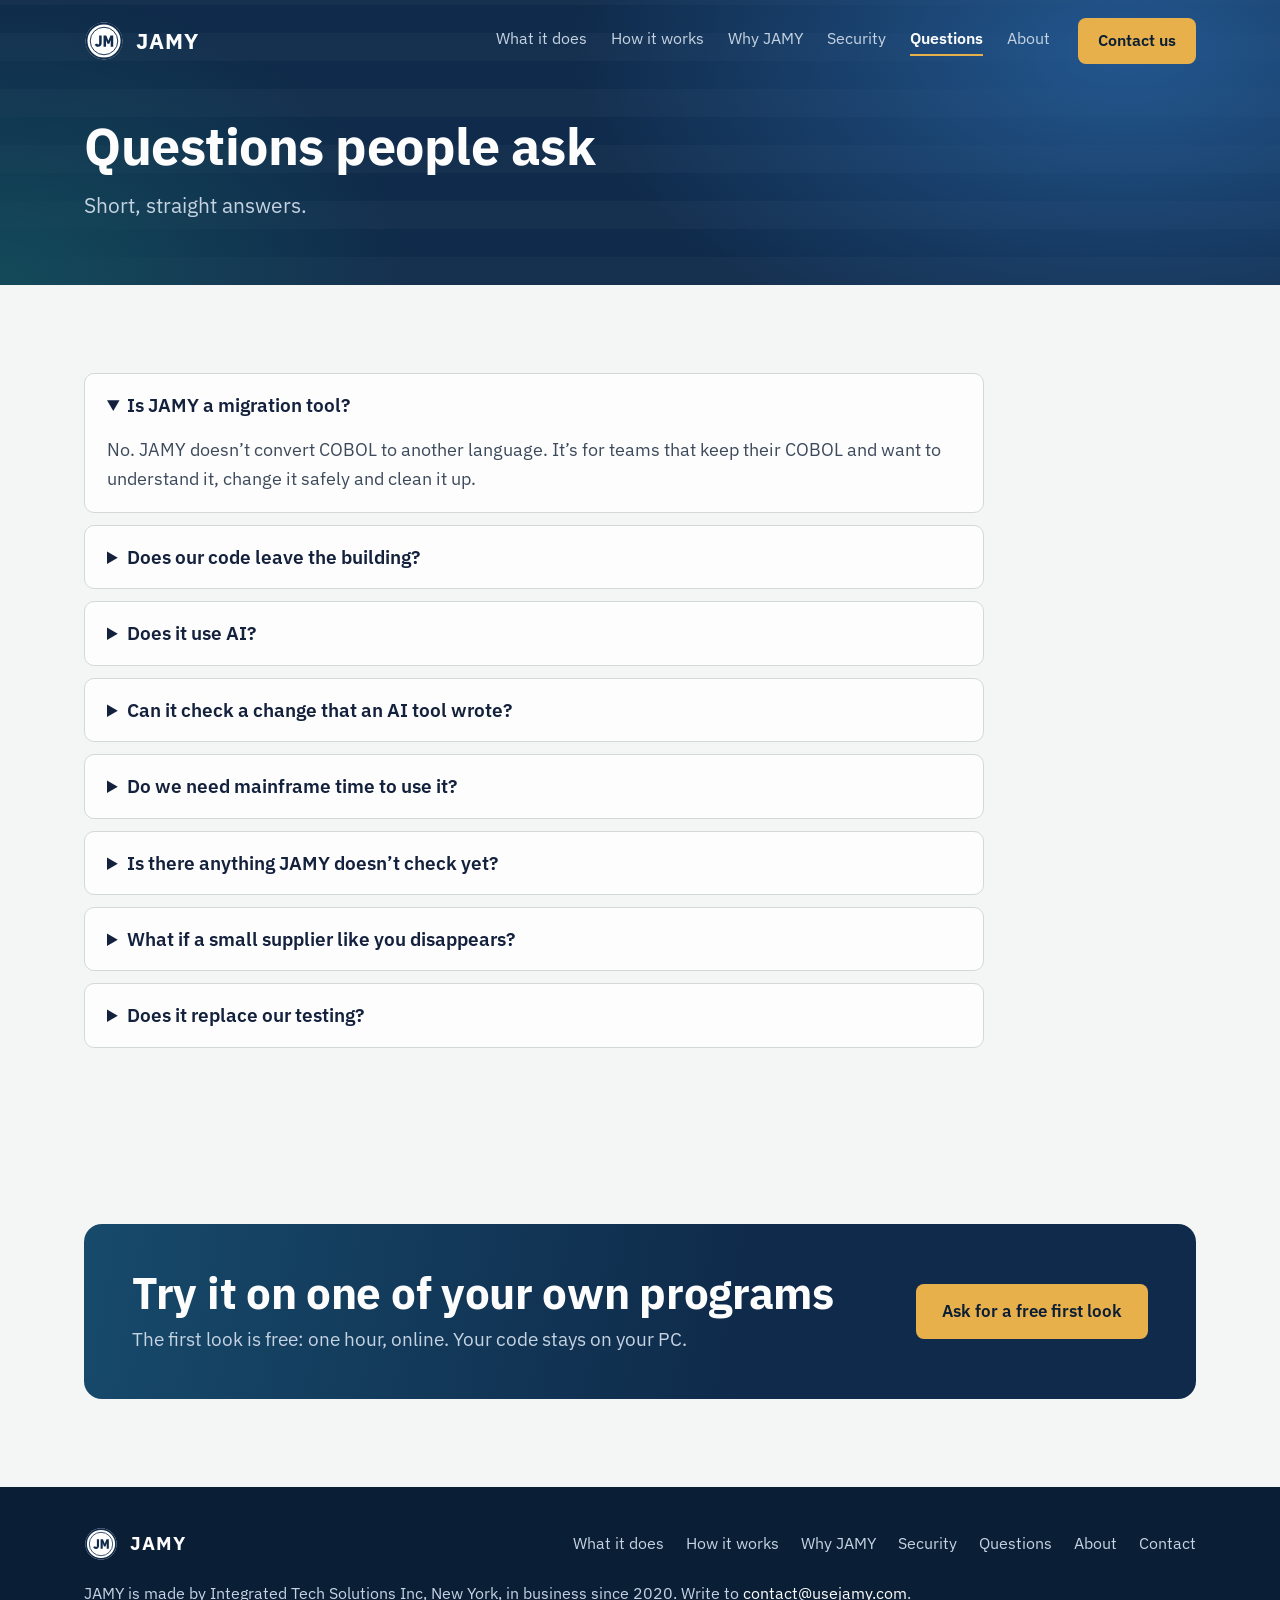
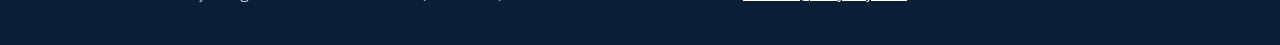
<file: questions.html>
<!doctype html>
<html lang="en">
<head>
<meta charset="utf-8">
<meta name="viewport" content="width=device-width, initial-scale=1">
<title>Questions people ask | JAMY</title>
<meta name="description" content="Answers about JAMY: is it a migration tool, does our code leave the building, does it use AI, and what it doesn’t check yet.">
<meta property="og:title" content="Questions people ask | JAMY">
<meta property="og:description" content="Built to extend the life of your COBOL, not to replace it. Offline, on a Windows PC.">
<meta property="og:url" content="https://usejamy.com/questions.html">
<meta property="og:image" content="https://usejamy.com/img/shot-understand.png">
<link rel="icon" href="img/favicon.png">
<link rel="preconnect" href="https://fonts.googleapis.com">
<link rel="preconnect" href="https://fonts.gstatic.com" crossorigin>
<link rel="stylesheet" href="https://fonts.googleapis.com/css2?family=IBM+Plex+Mono:wght@400;500&family=IBM+Plex+Sans:wght@400;500;600;700&display=swap">
<link rel="stylesheet" href="style.css">
</head>
<body>

<svg width="0" height="0" style="position:absolute" aria-hidden="true">
  <symbol id="i-flow" viewBox="0 0 24 24"><rect x="3" y="3" width="7" height="5" rx="1"/><rect x="14" y="9.5" width="7" height="5" rx="1"/><rect x="3" y="16" width="7" height="5" rx="1"/><path d="M10 5.5h2.5a1.5 1.5 0 0 1 1.5 1.5v3M10 18.5h2.5A1.5 1.5 0 0 0 14 17v-2.5"/></symbol>
  <symbol id="i-check" viewBox="0 0 24 24"><path d="M9 3H5a1 1 0 0 0-1 1v16a1 1 0 0 0 1 1h4M15 3h4a1 1 0 0 1 1 1v16a1 1 0 0 1-1 1h-4"/><path d="M8.5 12.5l2.5 2.5 4.5-5.5"/></symbol>
  <symbol id="i-clean" viewBox="0 0 24 24"><path d="M12 3l1.8 4.7L18.5 9.5l-4.7 1.8L12 16l-1.8-4.7L5.5 9.5l4.7-1.8z"/><path d="M19 15l.8 2.2L22 18l-2.2.8L19 21l-.8-2.2L16 18l2.2-.8zM5 15.5l.6 1.6 1.6.6-1.6.6L5 19.9l-.6-1.6-1.6-.6 1.6-.6z"/></symbol>
  <symbol id="i-offline" viewBox="0 0 24 24"><path d="M3 4l18 16"/><path d="M8.5 16.5a5 5 0 0 1 7 0M5 13a10 10 0 0 1 4-2.4M19 13a10 10 0 0 0-5.2-2.8M2 9.5a15 15 0 0 1 4.5-2.9M22 9.5a15 15 0 0 0-11-3.4"/><circle cx="12" cy="20" r="1"/></symbol>
  <symbol id="i-noai" viewBox="0 0 24 24"><rect x="6" y="6" width="12" height="12" rx="2"/><path d="M9 2v4M15 2v4M9 18v4M15 18v4M2 9h4M2 15h4M18 9h4M18 15h4"/><path d="M9.5 14.5l5-5"/></symbol>
  <symbol id="i-pc" viewBox="0 0 24 24"><rect x="3" y="4" width="18" height="12" rx="1.5"/><path d="M8 20h8M12 16v4"/></symbol>
  <symbol id="i-two" viewBox="0 0 24 24"><circle cx="8" cy="8" r="3"/><circle cx="17" cy="9" r="2.5"/><path d="M2.5 20a5.5 5.5 0 0 1 11 0M14.5 15.3A4.5 4.5 0 0 1 21.5 19"/></symbol>
  <symbol id="i-q" viewBox="0 0 24 24"><circle cx="12" cy="12" r="9"/><path d="M9.5 9.5a2.5 2.5 0 1 1 3.6 2.2c-.7.4-1.1 1-1.1 1.8M12 17h.01"/></symbol>
  <symbol id="i-ticket" viewBox="0 0 24 24"><path d="M4 7h16v3a2 2 0 0 0 0 4v3H4v-3a2 2 0 0 0 0-4z"/><path d="M14 7v10" stroke-dasharray="2 2.5"/></symbol>
  <symbol id="i-pile" viewBox="0 0 24 24"><path d="M12 3l9 4.5-9 4.5-9-4.5z"/><path d="M3 12l9 4.5 9-4.5M3 16.5L12 21l9-4.5"/></symbol>
  <symbol id="i-dice" viewBox="0 0 24 24"><rect x="4" y="4" width="16" height="16" rx="3"/><path d="M8.5 8.5h.01M15.5 8.5h.01M12 12h.01M8.5 15.5h.01M15.5 15.5h.01"/></symbol>
  <symbol id="i-lock" viewBox="0 0 24 24"><rect x="5" y="10" width="14" height="10" rx="2"/><path d="M8 10V7a4 4 0 0 1 8 0v3"/></symbol>
  <symbol id="i-finger" viewBox="0 0 24 24"><path d="M12 4a7 7 0 0 0-7 7v3M19 14v-3a7 7 0 0 0-3-5.7M9 20c1-2 1-4.500 1-8a2 2 0 0 1 4 0c0 3 0 5-.5 7.500M17 17c.3-1.500.3-3 .3-5"/></symbol>
  <symbol id="i-out" viewBox="0 0 24 24"><path d="M4 12h11M11 8l4 4-4 4"/><path d="M19 4v16"/></symbol>
  <symbol id="i-bank" viewBox="0 0 24 24"><path d="M3 9l9-5 9 5M4 9h16M6 9v8M10 9v8M14 9v8M18 9v8M3 20h18M4 17h16"/></symbol>
  <symbol id="i-tool" viewBox="0 0 24 24"><path d="M14.500 6.500a4 4 0 0 0 5 5L11 20a2.100 2.100 0 0 1-3-3z"/><path d="M14.500 6.500L17 4l3 3-2.500 2.500"/></symbol>
  <symbol id="i-gov" viewBox="0 0 24 24"><path d="M12 3v3M5 21V10a7 7 0 0 1 14 0v11M3 21h18M9 21v-5h6v5M9 11h.01M15 11h.01"/></symbol>
</svg>

<header class="top">
  <div class="wrap">
    <nav class="nav" aria-label="Main">
      <a class="brand" href="index.html"><img src="img/jamy-seal.svg" alt="">JAMY</a>
      <div class="links"><a href="what-it-does.html">What it does</a><a href="how-it-works.html">How it works</a><a href="why-jamy.html">Why JAMY</a><a href="security.html">Security</a><a href="questions.html" aria-current="page">Questions</a><a href="about.html">About</a></div>
      <a class="btn gold" href="contact.html">Contact us</a>
    </nav>
    <div class="phead"><h1>Questions people ask</h1><p>Short, straight answers.</p></div>
  </div>
</header>

<section id="questions">
  <div class="wrap">
        <div class="faq">
      <details open><summary>Is JAMY a migration tool?</summary><p>No. JAMY doesn’t convert COBOL to another language. It’s for teams that keep their COBOL and want to understand it, change it safely and clean it up.</p></details>
      <details><summary>Does our code leave the building?</summary><p>No. JAMY has no network code. It runs on one Windows PC, and nothing is sent anywhere.</p></details>
      <details><summary>Does it use AI?</summary><p>No. JAMY reads the code and runs the programs. The same change gives the same answer every time.</p></details>
      <details><summary>Can it check a change that an AI tool wrote?</summary><p>Yes. JAMY doesn’t care who wrote the change. It runs the old and the new version and shows what came out different.</p></details>
      <details><summary>Do we need mainframe time to use it?</summary><p>Not for everyday checks. They run on the PC with GnuCOBOL, a free COBOL compiler. When you want a mainframe match, JAMY prepares a folder your team runs on your own test system and compares the result byte for byte. Your own compiler stays the last gate.</p></details>
      <details><summary>Is there anything JAMY doesn’t check yet?</summary><p>Yes. It doesn’t check IMS, or CICS and Db2 beyond the common commands. JAMY still explains those programs, and it always tells you what it couldn’t check and why.</p></details>
      <details><summary>What if a small supplier like you disappears?</summary><p>Nothing in JAMY depends on us. There’s no server and no licence server, and the evidence packs are plain files that open in any browser.</p></details>
      <details><summary>Does it replace our testing?</summary><p>No. It adds proof to it. Your experts stay in charge: they review evidence instead of reading code line by line.</p></details>
    </div>
  </div>
</section>

<div class="ctawrap"><div class="wrap"><div class="cta">
  <div><h2>Try it on one of your own programs</h2><p>The first look is free: one hour, online. Your code stays on your PC.</p></div>
  <a class="btn gold" href="contact.html">Ask for a free first look</a>
</div></div></div>

<footer>
  <div class="wrap">
    <a class="brand" href="index.html"><img src="img/jamy-seal.svg" alt="">JAMY</a>
    <div class="fl"><a href="what-it-does.html">What it does</a><a href="how-it-works.html">How it works</a><a href="why-jamy.html">Why JAMY</a><a href="security.html">Security</a><a href="questions.html">Questions</a><a href="about.html">About</a><a href="contact.html">Contact</a></div>
    <p>JAMY is made by Integrated Tech Solutions Inc, New York, in business since 2020. Write to <a href="mailto:contact@usejamy.com">contact@usejamy.com</a>.</p>
  </div>
</footer>

<!-- Cloudflare Web Analytics --><script type='module' src='https://static.cloudflareinsights.com/beacon.min.js' data-cf-beacon='{"token": "886d0712adad496c9e0f784481afb059"}'></script><!-- End Cloudflare Web Analytics -->
</body>
</html>
</file>
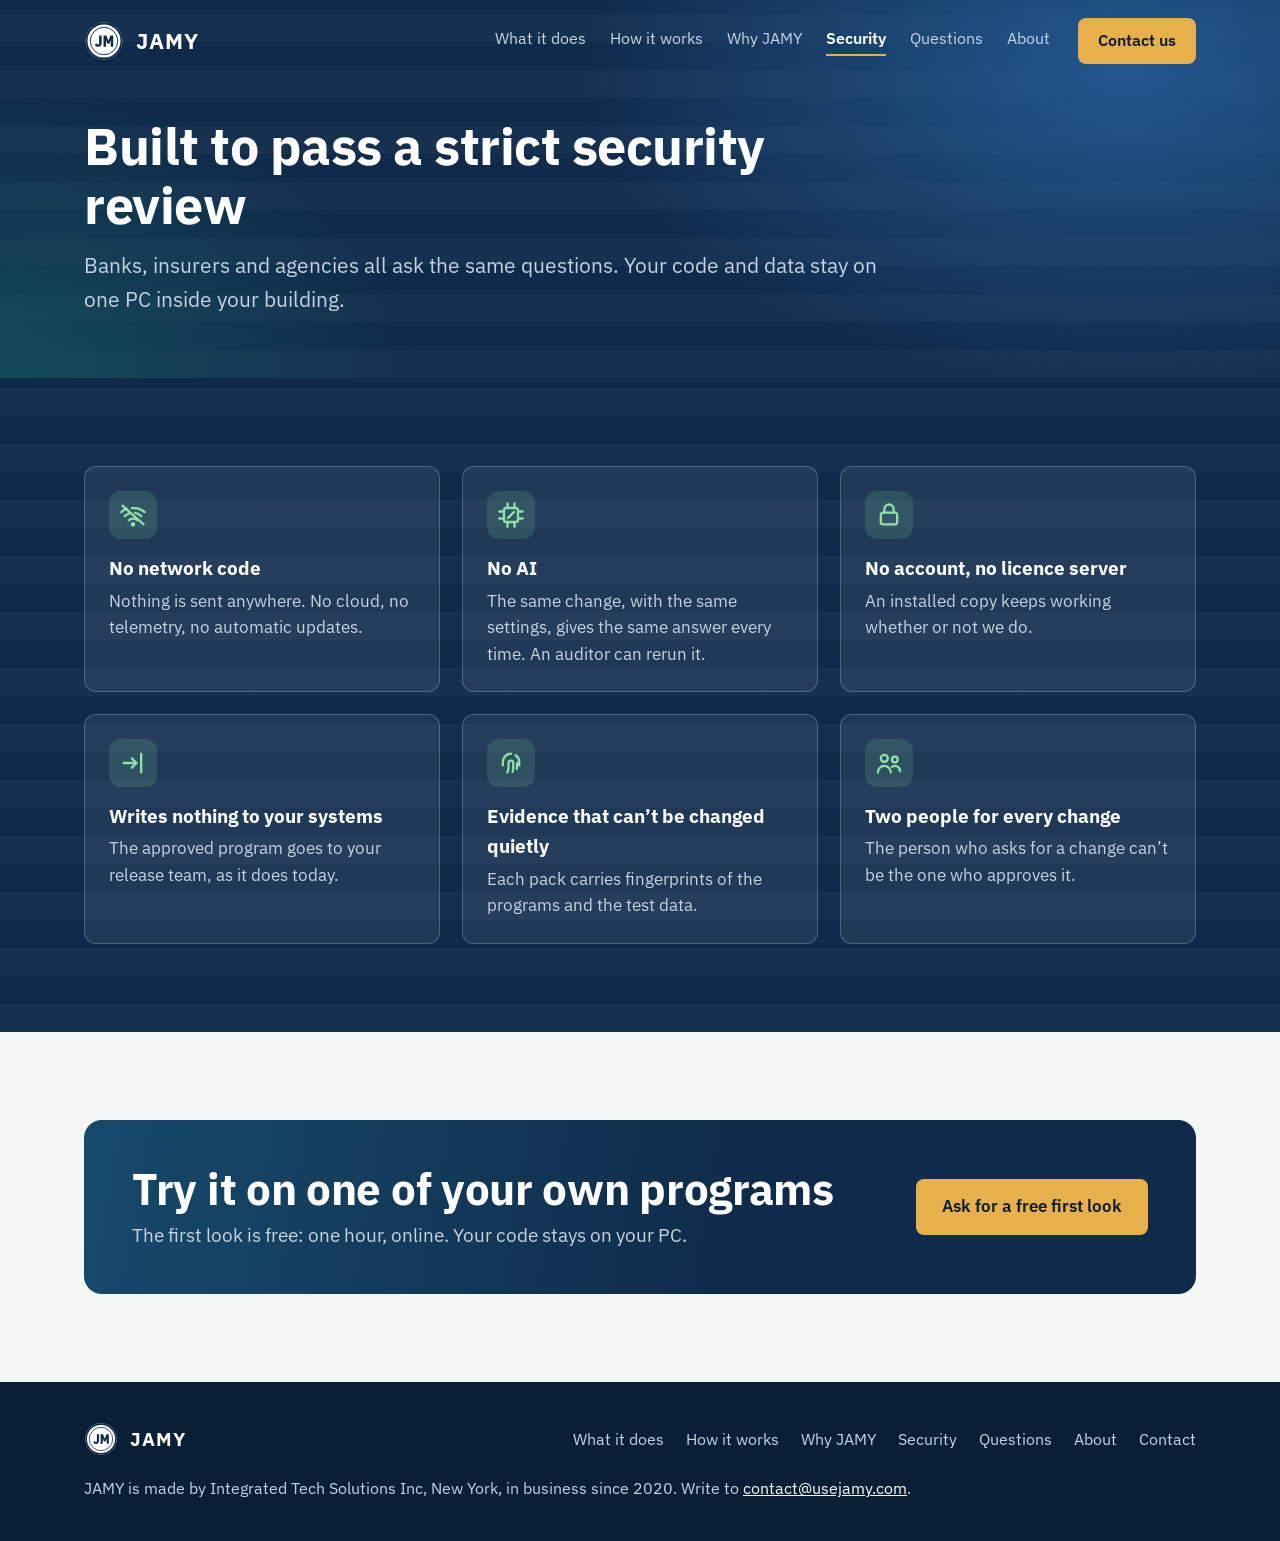
<file: security.html>
<!doctype html>
<html lang="en">
<head>
<meta charset="utf-8">
<meta name="viewport" content="width=device-width, initial-scale=1">
<title>Security | JAMY</title>
<meta name="description" content="JAMY has no network code, no AI and no account. Your code and data stay on one PC inside your building.">
<meta property="og:title" content="Security | JAMY">
<meta property="og:description" content="Built to extend the life of your COBOL, not to replace it. Offline, on a Windows PC.">
<meta property="og:url" content="https://usejamy.com/security.html">
<meta property="og:image" content="https://usejamy.com/img/shot-understand.png">
<link rel="icon" href="img/favicon.png">
<link rel="preconnect" href="https://fonts.googleapis.com">
<link rel="preconnect" href="https://fonts.gstatic.com" crossorigin>
<link rel="stylesheet" href="https://fonts.googleapis.com/css2?family=IBM+Plex+Mono:wght@400;500&family=IBM+Plex+Sans:wght@400;500;600;700&display=swap">
<link rel="stylesheet" href="style.css">
</head>
<body>

<svg width="0" height="0" style="position:absolute" aria-hidden="true">
  <symbol id="i-flow" viewBox="0 0 24 24"><rect x="3" y="3" width="7" height="5" rx="1"/><rect x="14" y="9.5" width="7" height="5" rx="1"/><rect x="3" y="16" width="7" height="5" rx="1"/><path d="M10 5.5h2.5a1.5 1.5 0 0 1 1.5 1.5v3M10 18.5h2.5A1.5 1.5 0 0 0 14 17v-2.5"/></symbol>
  <symbol id="i-check" viewBox="0 0 24 24"><path d="M9 3H5a1 1 0 0 0-1 1v16a1 1 0 0 0 1 1h4M15 3h4a1 1 0 0 1 1 1v16a1 1 0 0 1-1 1h-4"/><path d="M8.5 12.5l2.5 2.5 4.5-5.5"/></symbol>
  <symbol id="i-clean" viewBox="0 0 24 24"><path d="M12 3l1.8 4.7L18.5 9.5l-4.7 1.8L12 16l-1.8-4.7L5.5 9.5l4.7-1.8z"/><path d="M19 15l.8 2.2L22 18l-2.2.8L19 21l-.8-2.2L16 18l2.2-.8zM5 15.5l.6 1.6 1.6.6-1.6.6L5 19.9l-.6-1.6-1.6-.6 1.6-.6z"/></symbol>
  <symbol id="i-offline" viewBox="0 0 24 24"><path d="M3 4l18 16"/><path d="M8.5 16.5a5 5 0 0 1 7 0M5 13a10 10 0 0 1 4-2.4M19 13a10 10 0 0 0-5.2-2.8M2 9.5a15 15 0 0 1 4.5-2.9M22 9.5a15 15 0 0 0-11-3.4"/><circle cx="12" cy="20" r="1"/></symbol>
  <symbol id="i-noai" viewBox="0 0 24 24"><rect x="6" y="6" width="12" height="12" rx="2"/><path d="M9 2v4M15 2v4M9 18v4M15 18v4M2 9h4M2 15h4M18 9h4M18 15h4"/><path d="M9.5 14.5l5-5"/></symbol>
  <symbol id="i-pc" viewBox="0 0 24 24"><rect x="3" y="4" width="18" height="12" rx="1.5"/><path d="M8 20h8M12 16v4"/></symbol>
  <symbol id="i-two" viewBox="0 0 24 24"><circle cx="8" cy="8" r="3"/><circle cx="17" cy="9" r="2.5"/><path d="M2.5 20a5.5 5.5 0 0 1 11 0M14.5 15.3A4.5 4.5 0 0 1 21.5 19"/></symbol>
  <symbol id="i-q" viewBox="0 0 24 24"><circle cx="12" cy="12" r="9"/><path d="M9.5 9.5a2.5 2.5 0 1 1 3.6 2.2c-.7.4-1.1 1-1.1 1.8M12 17h.01"/></symbol>
  <symbol id="i-ticket" viewBox="0 0 24 24"><path d="M4 7h16v3a2 2 0 0 0 0 4v3H4v-3a2 2 0 0 0 0-4z"/><path d="M14 7v10" stroke-dasharray="2 2.5"/></symbol>
  <symbol id="i-pile" viewBox="0 0 24 24"><path d="M12 3l9 4.5-9 4.5-9-4.5z"/><path d="M3 12l9 4.5 9-4.5M3 16.5L12 21l9-4.5"/></symbol>
  <symbol id="i-dice" viewBox="0 0 24 24"><rect x="4" y="4" width="16" height="16" rx="3"/><path d="M8.5 8.5h.01M15.5 8.5h.01M12 12h.01M8.5 15.5h.01M15.5 15.5h.01"/></symbol>
  <symbol id="i-lock" viewBox="0 0 24 24"><rect x="5" y="10" width="14" height="10" rx="2"/><path d="M8 10V7a4 4 0 0 1 8 0v3"/></symbol>
  <symbol id="i-finger" viewBox="0 0 24 24"><path d="M12 4a7 7 0 0 0-7 7v3M19 14v-3a7 7 0 0 0-3-5.7M9 20c1-2 1-4.500 1-8a2 2 0 0 1 4 0c0 3 0 5-.5 7.500M17 17c.3-1.500.3-3 .3-5"/></symbol>
  <symbol id="i-out" viewBox="0 0 24 24"><path d="M4 12h11M11 8l4 4-4 4"/><path d="M19 4v16"/></symbol>
  <symbol id="i-bank" viewBox="0 0 24 24"><path d="M3 9l9-5 9 5M4 9h16M6 9v8M10 9v8M14 9v8M18 9v8M3 20h18M4 17h16"/></symbol>
  <symbol id="i-tool" viewBox="0 0 24 24"><path d="M14.500 6.500a4 4 0 0 0 5 5L11 20a2.100 2.100 0 0 1-3-3z"/><path d="M14.500 6.500L17 4l3 3-2.500 2.500"/></symbol>
  <symbol id="i-gov" viewBox="0 0 24 24"><path d="M12 3v3M5 21V10a7 7 0 0 1 14 0v11M3 21h18M9 21v-5h6v5M9 11h.01M15 11h.01"/></symbol>
</svg>

<header class="top">
  <div class="wrap">
    <nav class="nav" aria-label="Main">
      <a class="brand" href="index.html"><img src="img/jamy-seal.svg" alt="">JAMY</a>
      <div class="links"><a href="what-it-does.html">What it does</a><a href="how-it-works.html">How it works</a><a href="why-jamy.html">Why JAMY</a><a href="security.html" aria-current="page">Security</a><a href="questions.html">Questions</a><a href="about.html">About</a></div>
      <a class="btn gold" href="contact.html">Contact us</a>
    </nav>
    <div class="phead"><h1>Built to pass a strict security review</h1><p>Banks, insurers and agencies all ask the same questions. Your code and data stay on one PC inside your building.</p></div>
  </div>
</header>

<section class="dark" id="safe">
  <div class="wrap">
    <div class="safe">
      <div class="card"><span class="badge"><svg class="ic"><use href="#i-offline"/></svg></span><b>No network code</b><p>Nothing is sent anywhere. No cloud, no telemetry, no automatic updates.</p></div>
      <div class="card"><span class="badge"><svg class="ic"><use href="#i-noai"/></svg></span><b>No AI</b><p>The same change, with the same settings, gives the same answer every time. An auditor can rerun it.</p></div>
      <div class="card"><span class="badge"><svg class="ic"><use href="#i-lock"/></svg></span><b>No account, no licence server</b><p>An installed copy keeps working whether or not we do.</p></div>
      <div class="card"><span class="badge"><svg class="ic"><use href="#i-out"/></svg></span><b>Writes nothing to your systems</b><p>The approved program goes to your release team, as it does today.</p></div>
      <div class="card"><span class="badge"><svg class="ic"><use href="#i-finger"/></svg></span><b>Evidence that can’t be changed quietly</b><p>Each pack carries fingerprints of the programs and the test data.</p></div>
      <div class="card"><span class="badge"><svg class="ic"><use href="#i-two"/></svg></span><b>Two people for every change</b><p>The person who asks for a change can’t be the one who approves it.</p></div>
    </div>
  </div>
</section>

<div class="ctawrap"><div class="wrap"><div class="cta">
  <div><h2>Try it on one of your own programs</h2><p>The first look is free: one hour, online. Your code stays on your PC.</p></div>
  <a class="btn gold" href="contact.html">Ask for a free first look</a>
</div></div></div>

<footer>
  <div class="wrap">
    <a class="brand" href="index.html"><img src="img/jamy-seal.svg" alt="">JAMY</a>
    <div class="fl"><a href="what-it-does.html">What it does</a><a href="how-it-works.html">How it works</a><a href="why-jamy.html">Why JAMY</a><a href="security.html">Security</a><a href="questions.html">Questions</a><a href="about.html">About</a><a href="contact.html">Contact</a></div>
    <p>JAMY is made by Integrated Tech Solutions Inc, New York, in business since 2020. Write to <a href="mailto:contact@usejamy.com">contact@usejamy.com</a>.</p>
  </div>
</footer>

<!-- Cloudflare Web Analytics --><script type='module' src='https://static.cloudflareinsights.com/beacon.min.js' data-cf-beacon='{"token": "886d0712adad496c9e0f784481afb059"}'></script><!-- End Cloudflare Web Analytics -->
</body>
</html>
</file>
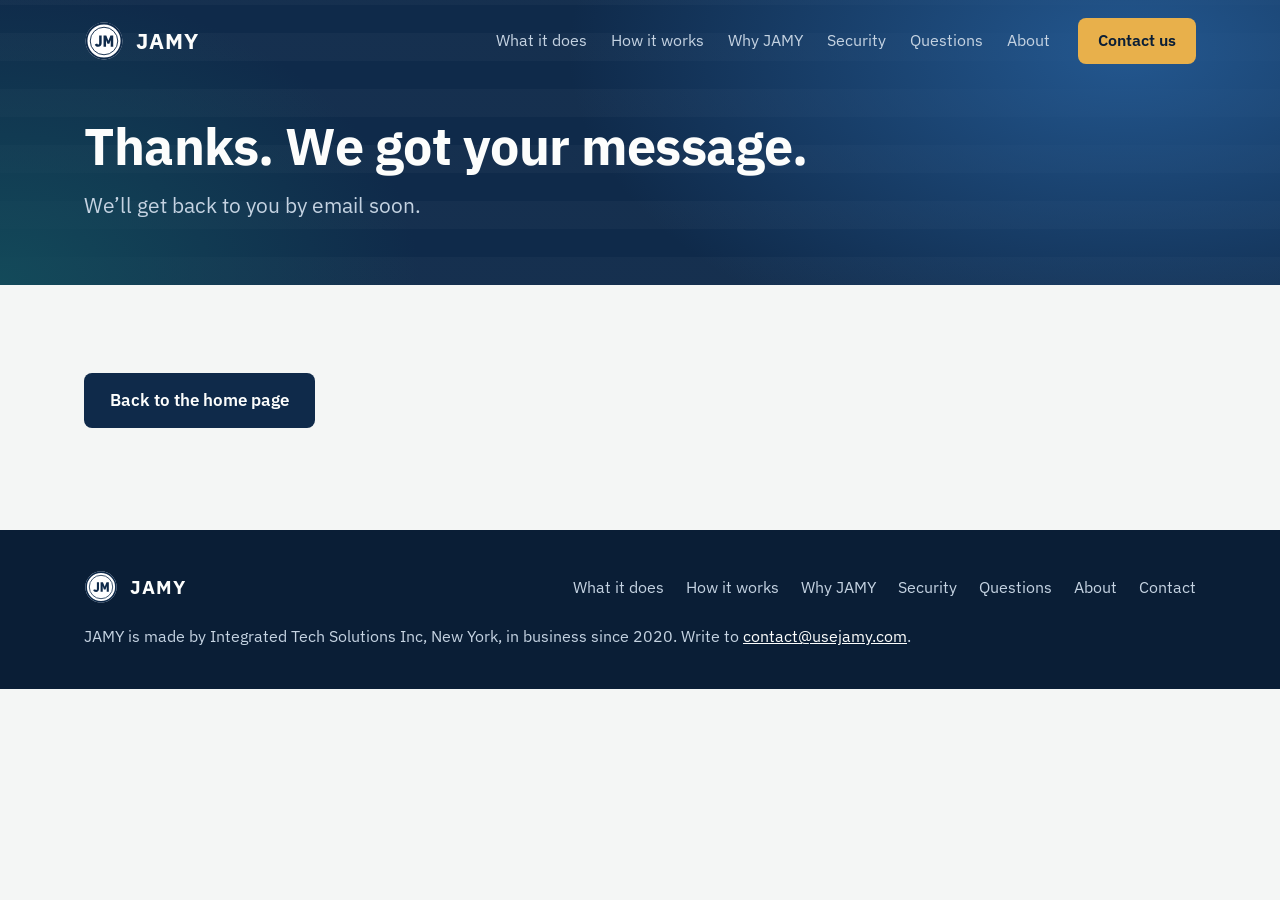
<file: thanks.html>
<!doctype html>
<html lang="en">
<head>
<meta charset="utf-8">
<meta name="viewport" content="width=device-width, initial-scale=1">
<title>Thanks | JAMY</title>
<meta name="description" content="Thanks for your message.">
<meta property="og:title" content="Thanks | JAMY">
<meta property="og:description" content="Built to extend the life of your COBOL, not to replace it. Offline, on a Windows PC.">
<meta property="og:url" content="https://usejamy.com/thanks.html">
<meta property="og:image" content="https://usejamy.com/img/shot-understand.png">
<link rel="icon" href="img/favicon.png">
<link rel="preconnect" href="https://fonts.googleapis.com">
<link rel="preconnect" href="https://fonts.gstatic.com" crossorigin>
<link rel="stylesheet" href="https://fonts.googleapis.com/css2?family=IBM+Plex+Mono:wght@400;500&family=IBM+Plex+Sans:wght@400;500;600;700&display=swap">
<link rel="stylesheet" href="style.css">
</head>
<body>

<svg width="0" height="0" style="position:absolute" aria-hidden="true">
  <symbol id="i-flow" viewBox="0 0 24 24"><rect x="3" y="3" width="7" height="5" rx="1"/><rect x="14" y="9.5" width="7" height="5" rx="1"/><rect x="3" y="16" width="7" height="5" rx="1"/><path d="M10 5.5h2.5a1.5 1.5 0 0 1 1.5 1.5v3M10 18.5h2.5A1.5 1.5 0 0 0 14 17v-2.5"/></symbol>
  <symbol id="i-check" viewBox="0 0 24 24"><path d="M9 3H5a1 1 0 0 0-1 1v16a1 1 0 0 0 1 1h4M15 3h4a1 1 0 0 1 1 1v16a1 1 0 0 1-1 1h-4"/><path d="M8.5 12.5l2.5 2.5 4.5-5.5"/></symbol>
  <symbol id="i-clean" viewBox="0 0 24 24"><path d="M12 3l1.8 4.7L18.5 9.5l-4.7 1.8L12 16l-1.8-4.7L5.5 9.5l4.7-1.8z"/><path d="M19 15l.8 2.2L22 18l-2.2.8L19 21l-.8-2.2L16 18l2.2-.8zM5 15.5l.6 1.6 1.6.6-1.6.6L5 19.9l-.6-1.6-1.6-.6 1.6-.6z"/></symbol>
  <symbol id="i-offline" viewBox="0 0 24 24"><path d="M3 4l18 16"/><path d="M8.5 16.5a5 5 0 0 1 7 0M5 13a10 10 0 0 1 4-2.4M19 13a10 10 0 0 0-5.2-2.8M2 9.5a15 15 0 0 1 4.5-2.9M22 9.5a15 15 0 0 0-11-3.4"/><circle cx="12" cy="20" r="1"/></symbol>
  <symbol id="i-noai" viewBox="0 0 24 24"><rect x="6" y="6" width="12" height="12" rx="2"/><path d="M9 2v4M15 2v4M9 18v4M15 18v4M2 9h4M2 15h4M18 9h4M18 15h4"/><path d="M9.5 14.5l5-5"/></symbol>
  <symbol id="i-pc" viewBox="0 0 24 24"><rect x="3" y="4" width="18" height="12" rx="1.5"/><path d="M8 20h8M12 16v4"/></symbol>
  <symbol id="i-two" viewBox="0 0 24 24"><circle cx="8" cy="8" r="3"/><circle cx="17" cy="9" r="2.5"/><path d="M2.5 20a5.5 5.5 0 0 1 11 0M14.5 15.3A4.5 4.5 0 0 1 21.5 19"/></symbol>
  <symbol id="i-q" viewBox="0 0 24 24"><circle cx="12" cy="12" r="9"/><path d="M9.5 9.5a2.5 2.5 0 1 1 3.6 2.2c-.7.4-1.1 1-1.1 1.8M12 17h.01"/></symbol>
  <symbol id="i-ticket" viewBox="0 0 24 24"><path d="M4 7h16v3a2 2 0 0 0 0 4v3H4v-3a2 2 0 0 0 0-4z"/><path d="M14 7v10" stroke-dasharray="2 2.5"/></symbol>
  <symbol id="i-pile" viewBox="0 0 24 24"><path d="M12 3l9 4.5-9 4.5-9-4.5z"/><path d="M3 12l9 4.5 9-4.5M3 16.5L12 21l9-4.5"/></symbol>
  <symbol id="i-dice" viewBox="0 0 24 24"><rect x="4" y="4" width="16" height="16" rx="3"/><path d="M8.5 8.5h.01M15.5 8.5h.01M12 12h.01M8.5 15.5h.01M15.5 15.5h.01"/></symbol>
  <symbol id="i-lock" viewBox="0 0 24 24"><rect x="5" y="10" width="14" height="10" rx="2"/><path d="M8 10V7a4 4 0 0 1 8 0v3"/></symbol>
  <symbol id="i-finger" viewBox="0 0 24 24"><path d="M12 4a7 7 0 0 0-7 7v3M19 14v-3a7 7 0 0 0-3-5.7M9 20c1-2 1-4.500 1-8a2 2 0 0 1 4 0c0 3 0 5-.5 7.500M17 17c.3-1.500.3-3 .3-5"/></symbol>
  <symbol id="i-out" viewBox="0 0 24 24"><path d="M4 12h11M11 8l4 4-4 4"/><path d="M19 4v16"/></symbol>
  <symbol id="i-bank" viewBox="0 0 24 24"><path d="M3 9l9-5 9 5M4 9h16M6 9v8M10 9v8M14 9v8M18 9v8M3 20h18M4 17h16"/></symbol>
  <symbol id="i-tool" viewBox="0 0 24 24"><path d="M14.500 6.500a4 4 0 0 0 5 5L11 20a2.100 2.100 0 0 1-3-3z"/><path d="M14.500 6.500L17 4l3 3-2.500 2.500"/></symbol>
  <symbol id="i-gov" viewBox="0 0 24 24"><path d="M12 3v3M5 21V10a7 7 0 0 1 14 0v11M3 21h18M9 21v-5h6v5M9 11h.01M15 11h.01"/></symbol>
</svg>

<header class="top">
  <div class="wrap">
    <nav class="nav" aria-label="Main">
      <a class="brand" href="index.html"><img src="img/jamy-seal.svg" alt="">JAMY</a>
      <div class="links"><a href="what-it-does.html">What it does</a><a href="how-it-works.html">How it works</a><a href="why-jamy.html">Why JAMY</a><a href="security.html">Security</a><a href="questions.html">Questions</a><a href="about.html">About</a></div>
      <a class="btn gold" href="contact.html">Contact us</a>
    </nav>
    <div class="phead"><h1>Thanks. We got your message.</h1><p>We’ll get back to you by email soon.</p></div>
  </div>
</header>

<section><div class="wrap"><p><a class="btn dark" href="index.html">Back to the home page</a></p></div></section>



<footer>
  <div class="wrap">
    <a class="brand" href="index.html"><img src="img/jamy-seal.svg" alt="">JAMY</a>
    <div class="fl"><a href="what-it-does.html">What it does</a><a href="how-it-works.html">How it works</a><a href="why-jamy.html">Why JAMY</a><a href="security.html">Security</a><a href="questions.html">Questions</a><a href="about.html">About</a><a href="contact.html">Contact</a></div>
    <p>JAMY is made by Integrated Tech Solutions Inc, New York, in business since 2020. Write to <a href="mailto:contact@usejamy.com">contact@usejamy.com</a>.</p>
  </div>
</footer>

<!-- Cloudflare Web Analytics --><script type='module' src='https://static.cloudflareinsights.com/beacon.min.js' data-cf-beacon='{"token": "886d0712adad496c9e0f784481afb059"}'></script><!-- End Cloudflare Web Analytics -->
</body>
</html>
</file>
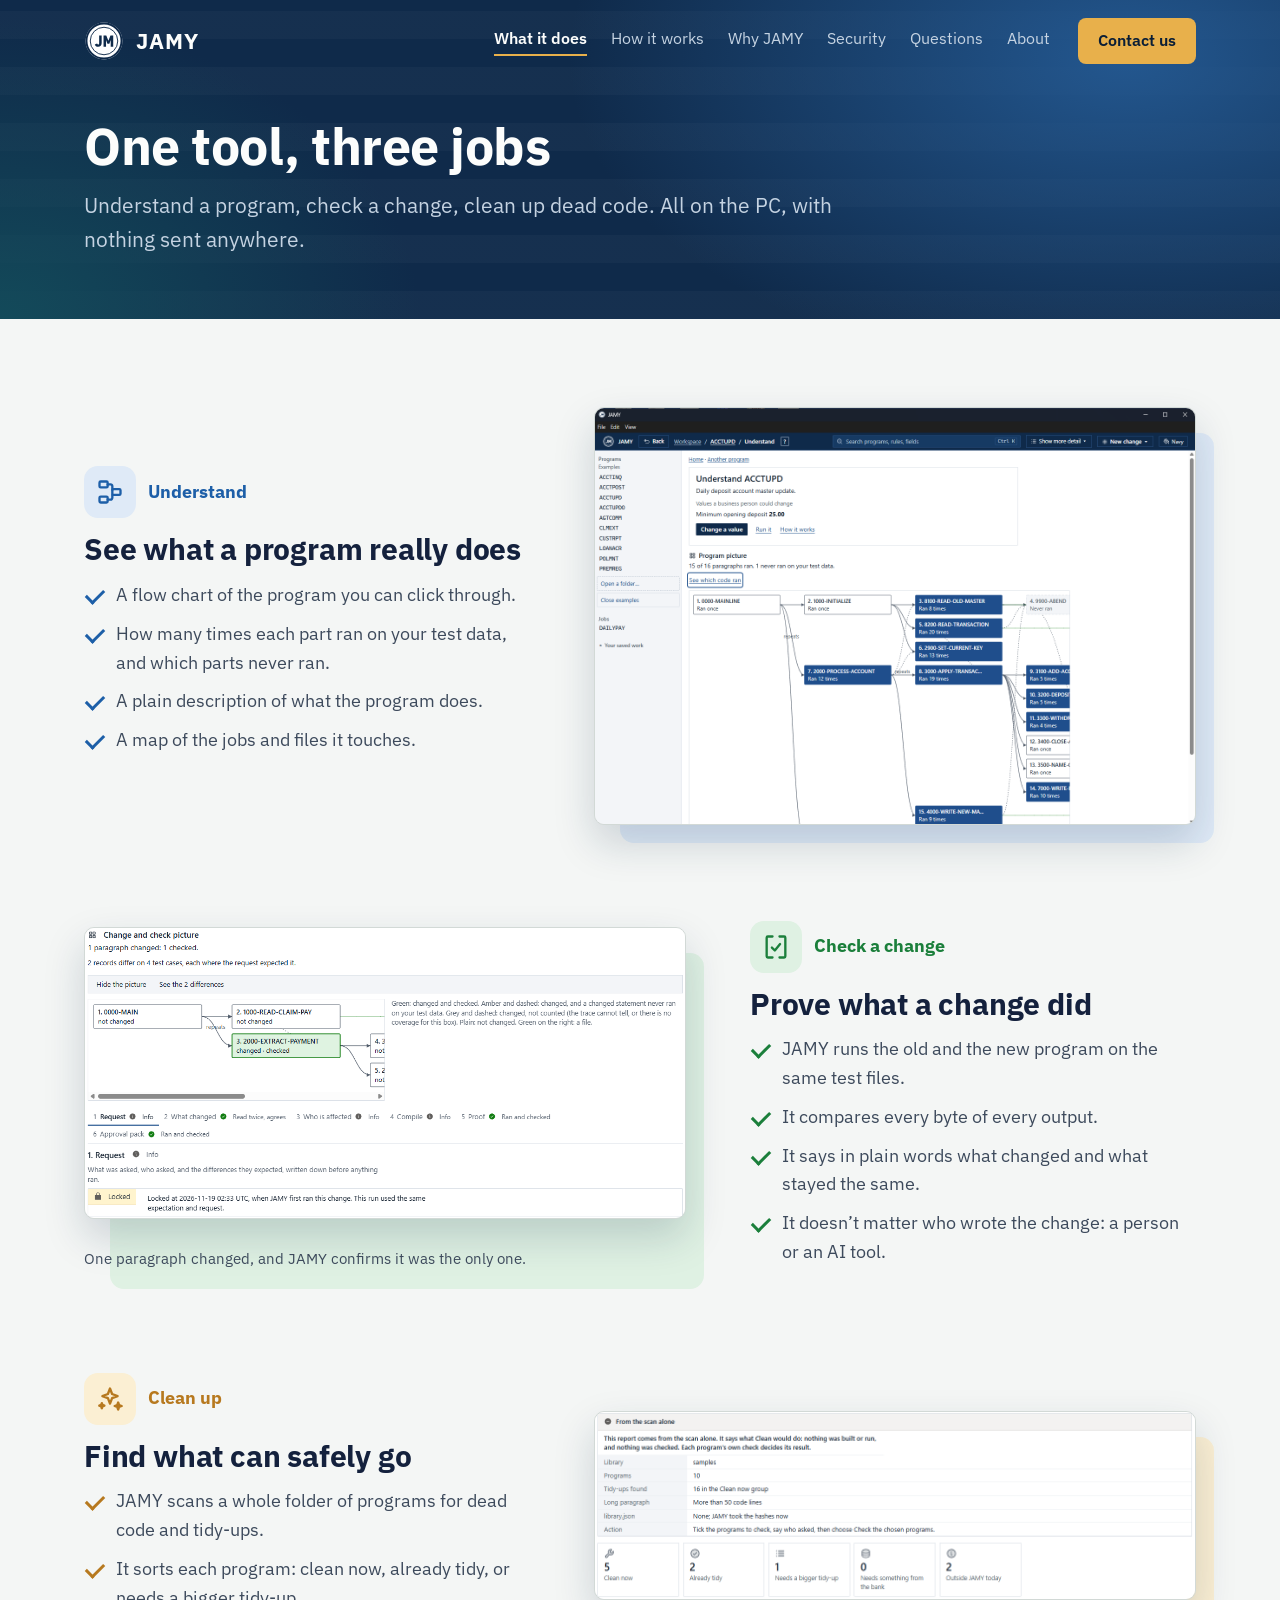
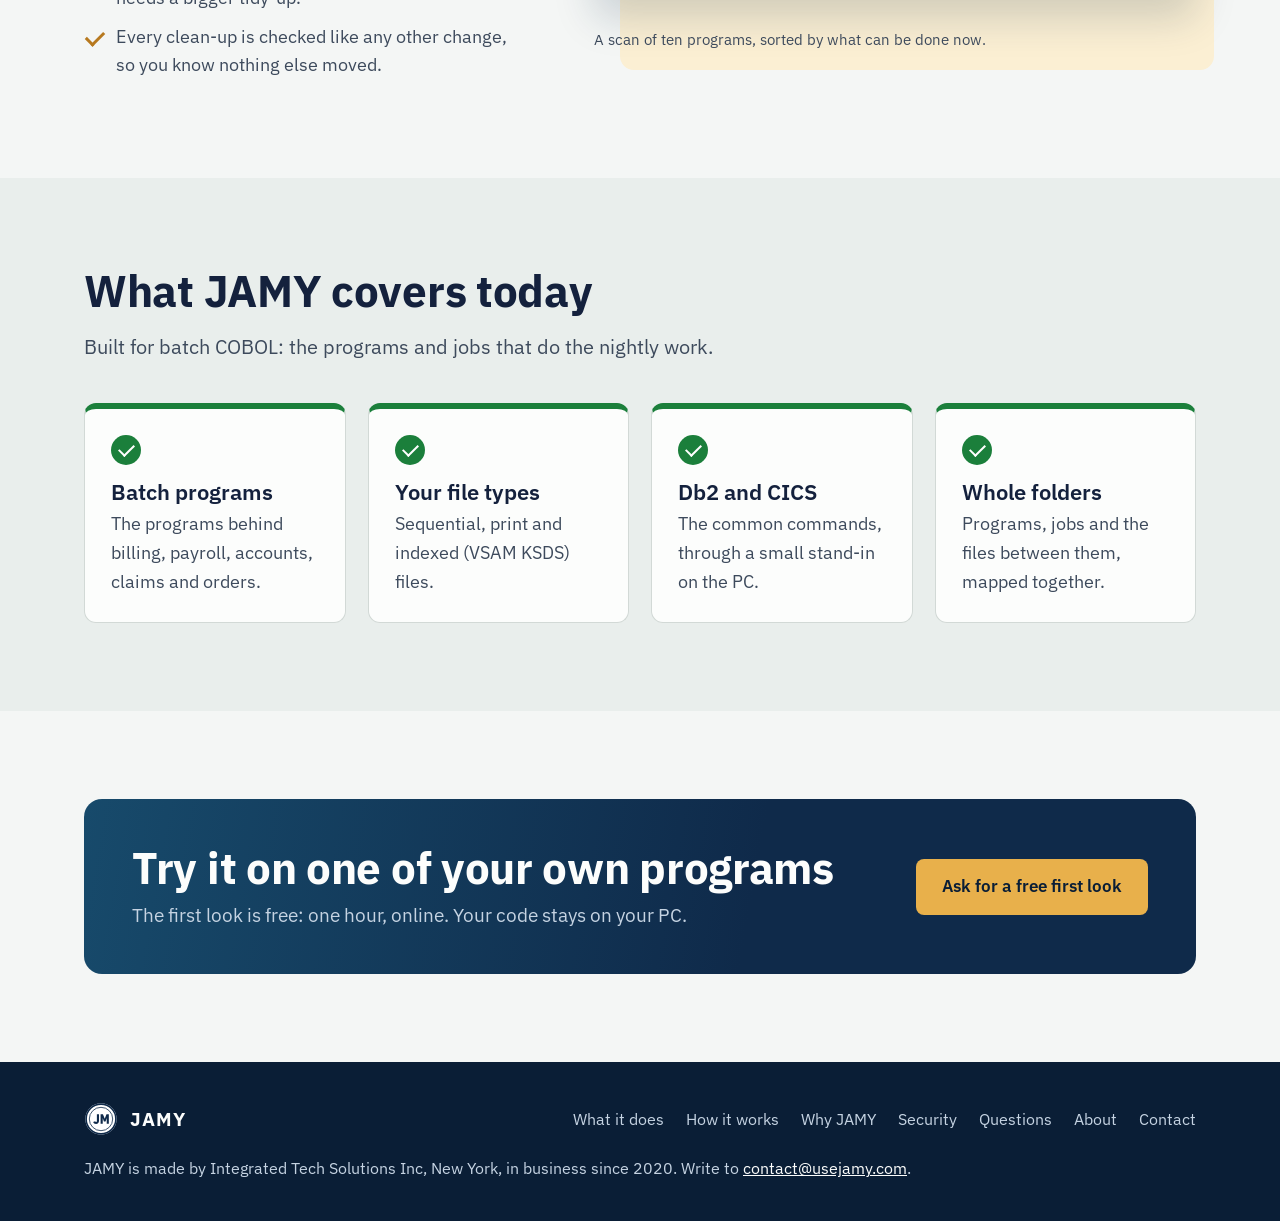
<file: what-it-does.html>
<!doctype html>
<html lang="en">
<head>
<meta charset="utf-8">
<meta name="viewport" content="width=device-width, initial-scale=1">
<title>What JAMY does | JAMY</title>
<meta name="description" content="JAMY does three jobs for anyone who works on COBOL: understand a program, check a change, and clean up dead code.">
<meta property="og:title" content="What JAMY does | JAMY">
<meta property="og:description" content="Built to extend the life of your COBOL, not to replace it. Offline, on a Windows PC.">
<meta property="og:url" content="https://usejamy.com/what-it-does.html">
<meta property="og:image" content="https://usejamy.com/img/shot-understand.png">
<link rel="icon" href="img/favicon.png">
<link rel="preconnect" href="https://fonts.googleapis.com">
<link rel="preconnect" href="https://fonts.gstatic.com" crossorigin>
<link rel="stylesheet" href="https://fonts.googleapis.com/css2?family=IBM+Plex+Mono:wght@400;500&family=IBM+Plex+Sans:wght@400;500;600;700&display=swap">
<link rel="stylesheet" href="style.css">
</head>
<body>

<svg width="0" height="0" style="position:absolute" aria-hidden="true">
  <symbol id="i-flow" viewBox="0 0 24 24"><rect x="3" y="3" width="7" height="5" rx="1"/><rect x="14" y="9.5" width="7" height="5" rx="1"/><rect x="3" y="16" width="7" height="5" rx="1"/><path d="M10 5.5h2.5a1.5 1.5 0 0 1 1.5 1.5v3M10 18.5h2.5A1.5 1.5 0 0 0 14 17v-2.5"/></symbol>
  <symbol id="i-check" viewBox="0 0 24 24"><path d="M9 3H5a1 1 0 0 0-1 1v16a1 1 0 0 0 1 1h4M15 3h4a1 1 0 0 1 1 1v16a1 1 0 0 1-1 1h-4"/><path d="M8.5 12.5l2.5 2.5 4.5-5.5"/></symbol>
  <symbol id="i-clean" viewBox="0 0 24 24"><path d="M12 3l1.8 4.7L18.5 9.5l-4.7 1.8L12 16l-1.8-4.7L5.5 9.5l4.7-1.8z"/><path d="M19 15l.8 2.2L22 18l-2.2.8L19 21l-.8-2.2L16 18l2.2-.8zM5 15.5l.6 1.6 1.6.6-1.6.6L5 19.9l-.6-1.6-1.6-.6 1.6-.6z"/></symbol>
  <symbol id="i-offline" viewBox="0 0 24 24"><path d="M3 4l18 16"/><path d="M8.5 16.5a5 5 0 0 1 7 0M5 13a10 10 0 0 1 4-2.4M19 13a10 10 0 0 0-5.2-2.8M2 9.5a15 15 0 0 1 4.5-2.9M22 9.5a15 15 0 0 0-11-3.4"/><circle cx="12" cy="20" r="1"/></symbol>
  <symbol id="i-noai" viewBox="0 0 24 24"><rect x="6" y="6" width="12" height="12" rx="2"/><path d="M9 2v4M15 2v4M9 18v4M15 18v4M2 9h4M2 15h4M18 9h4M18 15h4"/><path d="M9.5 14.5l5-5"/></symbol>
  <symbol id="i-pc" viewBox="0 0 24 24"><rect x="3" y="4" width="18" height="12" rx="1.5"/><path d="M8 20h8M12 16v4"/></symbol>
  <symbol id="i-two" viewBox="0 0 24 24"><circle cx="8" cy="8" r="3"/><circle cx="17" cy="9" r="2.5"/><path d="M2.5 20a5.5 5.5 0 0 1 11 0M14.5 15.3A4.5 4.5 0 0 1 21.5 19"/></symbol>
  <symbol id="i-q" viewBox="0 0 24 24"><circle cx="12" cy="12" r="9"/><path d="M9.5 9.5a2.5 2.5 0 1 1 3.6 2.2c-.7.4-1.1 1-1.1 1.8M12 17h.01"/></symbol>
  <symbol id="i-ticket" viewBox="0 0 24 24"><path d="M4 7h16v3a2 2 0 0 0 0 4v3H4v-3a2 2 0 0 0 0-4z"/><path d="M14 7v10" stroke-dasharray="2 2.5"/></symbol>
  <symbol id="i-pile" viewBox="0 0 24 24"><path d="M12 3l9 4.5-9 4.5-9-4.5z"/><path d="M3 12l9 4.5 9-4.5M3 16.5L12 21l9-4.5"/></symbol>
  <symbol id="i-dice" viewBox="0 0 24 24"><rect x="4" y="4" width="16" height="16" rx="3"/><path d="M8.5 8.5h.01M15.5 8.5h.01M12 12h.01M8.5 15.5h.01M15.5 15.5h.01"/></symbol>
  <symbol id="i-lock" viewBox="0 0 24 24"><rect x="5" y="10" width="14" height="10" rx="2"/><path d="M8 10V7a4 4 0 0 1 8 0v3"/></symbol>
  <symbol id="i-finger" viewBox="0 0 24 24"><path d="M12 4a7 7 0 0 0-7 7v3M19 14v-3a7 7 0 0 0-3-5.7M9 20c1-2 1-4.500 1-8a2 2 0 0 1 4 0c0 3 0 5-.5 7.500M17 17c.3-1.500.3-3 .3-5"/></symbol>
  <symbol id="i-out" viewBox="0 0 24 24"><path d="M4 12h11M11 8l4 4-4 4"/><path d="M19 4v16"/></symbol>
  <symbol id="i-bank" viewBox="0 0 24 24"><path d="M3 9l9-5 9 5M4 9h16M6 9v8M10 9v8M14 9v8M18 9v8M3 20h18M4 17h16"/></symbol>
  <symbol id="i-tool" viewBox="0 0 24 24"><path d="M14.500 6.500a4 4 0 0 0 5 5L11 20a2.100 2.100 0 0 1-3-3z"/><path d="M14.500 6.500L17 4l3 3-2.500 2.500"/></symbol>
  <symbol id="i-gov" viewBox="0 0 24 24"><path d="M12 3v3M5 21V10a7 7 0 0 1 14 0v11M3 21h18M9 21v-5h6v5M9 11h.01M15 11h.01"/></symbol>
</svg>

<header class="top">
  <div class="wrap">
    <nav class="nav" aria-label="Main">
      <a class="brand" href="index.html"><img src="img/jamy-seal.svg" alt="">JAMY</a>
      <div class="links"><a href="what-it-does.html" aria-current="page">What it does</a><a href="how-it-works.html">How it works</a><a href="why-jamy.html">Why JAMY</a><a href="security.html">Security</a><a href="questions.html">Questions</a><a href="about.html">About</a></div>
      <a class="btn gold" href="contact.html">Contact us</a>
    </nav>
    <div class="phead"><h1>One tool, three jobs</h1><p>Understand a program, check a change, clean up dead code. All on the PC, with nothing sent anywhere.</p></div>
  </div>
</header>

<section id="what">
  <div class="wrap">
    
    <div class="feat f-blue" id="understand">
      <div class="txt">
        <p class="tag"><span class="badge"><svg class="ic"><use href="#i-flow"/></svg></span>Understand</p>
        <h3>See what a program really does</h3>
        <ul>
          <li>A flow chart of the program you can click through.</li>
          <li>How many times each part ran on your test data, and which parts never ran.</li>
          <li>A plain description of what the program does.</li>
          <li>A map of the jobs and files it touches.</li>
        </ul>
      </div>
      <figure class="frame">
        <img src="img/shot-understand.png" alt="JAMY Understand screen: a flow chart of a program’s paragraphs, each showing how many times it ran, with one marked never ran" width="1384" height="960" loading="lazy">
      </figure>
    </div>

    <div class="feat flip f-green" id="change">
      <div class="txt">
        <p class="tag"><span class="badge"><svg class="ic"><use href="#i-check"/></svg></span>Check a change</p>
        <h3>Prove what a change did</h3>
        <ul>
          <li>JAMY runs the old and the new program on the same test files.</li>
          <li>It compares every byte of every output.</li>
          <li>It says in plain words what changed and what stayed the same.</li>
          <li>It doesn’t matter who wrote the change: a person or an AI tool.</li>
        </ul>
      </div>
      <figure class="frame">
        <img src="img/shot-check.png" alt="JAMY check screen: one paragraph of the program is green, marked changed and checked, and the request is locked before anything ran" width="1110" height="537" loading="lazy">
        <figcaption>One paragraph changed, and JAMY confirms it was the only one.</figcaption>
      </figure>
    </div>

    <div class="feat f-amber" id="cleanup">
      <div class="txt">
        <p class="tag"><span class="badge"><svg class="ic"><use href="#i-clean"/></svg></span>Clean up</p>
        <h3>Find what can safely go</h3>
        <ul>
          <li>JAMY scans a whole folder of programs for dead code and tidy-ups.</li>
          <li>It sorts each program: clean now, already tidy, or needs a bigger tidy-up.</li>
          <li>Every clean-up is checked like any other change, so you know nothing else moved.</li>
        </ul>
      </div>
      <figure class="frame">
        <img src="img/shot-cleanup.png" alt="JAMY clean-up scan of ten programs: 5 can be cleaned now, 2 are already tidy, 1 needs a bigger tidy-up, 2 are outside JAMY today" width="1212" height="378" loading="lazy">
        <figcaption>A scan of ten programs, sorted by what can be done now.</figcaption>
      </figure>
    </div>
  </div>
</section>

<section class="tint" id="covers">
  <div class="wrap">
    <h2>What JAMY covers today</h2>
    <p class="lede">Built for batch COBOL: the programs and jobs that do the nightly work.</p>
    <div class="covers">
      <div class="card"><span class="yes"></span><h3>Batch programs</h3><p>The programs behind billing, payroll, accounts, claims and orders.</p></div>
      <div class="card"><span class="yes"></span><h3>Your file types</h3><p>Sequential, print and indexed (VSAM KSDS) files.</p></div>
      <div class="card"><span class="yes"></span><h3>Db2 and CICS</h3><p>The common commands, through a small stand-in on the PC.</p></div>
      <div class="card"><span class="yes"></span><h3>Whole folders</h3><p>Programs, jobs and the files between them, mapped together.</p></div>
    </div>
  </div>
</section>

<div class="ctawrap"><div class="wrap"><div class="cta">
  <div><h2>Try it on one of your own programs</h2><p>The first look is free: one hour, online. Your code stays on your PC.</p></div>
  <a class="btn gold" href="contact.html">Ask for a free first look</a>
</div></div></div>

<footer>
  <div class="wrap">
    <a class="brand" href="index.html"><img src="img/jamy-seal.svg" alt="">JAMY</a>
    <div class="fl"><a href="what-it-does.html">What it does</a><a href="how-it-works.html">How it works</a><a href="why-jamy.html">Why JAMY</a><a href="security.html">Security</a><a href="questions.html">Questions</a><a href="about.html">About</a><a href="contact.html">Contact</a></div>
    <p>JAMY is made by Integrated Tech Solutions Inc, New York, in business since 2020. Write to <a href="mailto:contact@usejamy.com">contact@usejamy.com</a>.</p>
  </div>
</footer>

<!-- Cloudflare Web Analytics --><script type='module' src='https://static.cloudflareinsights.com/beacon.min.js' data-cf-beacon='{"token": "886d0712adad496c9e0f784481afb059"}'></script><!-- End Cloudflare Web Analytics -->
</body>
</html>
</file>
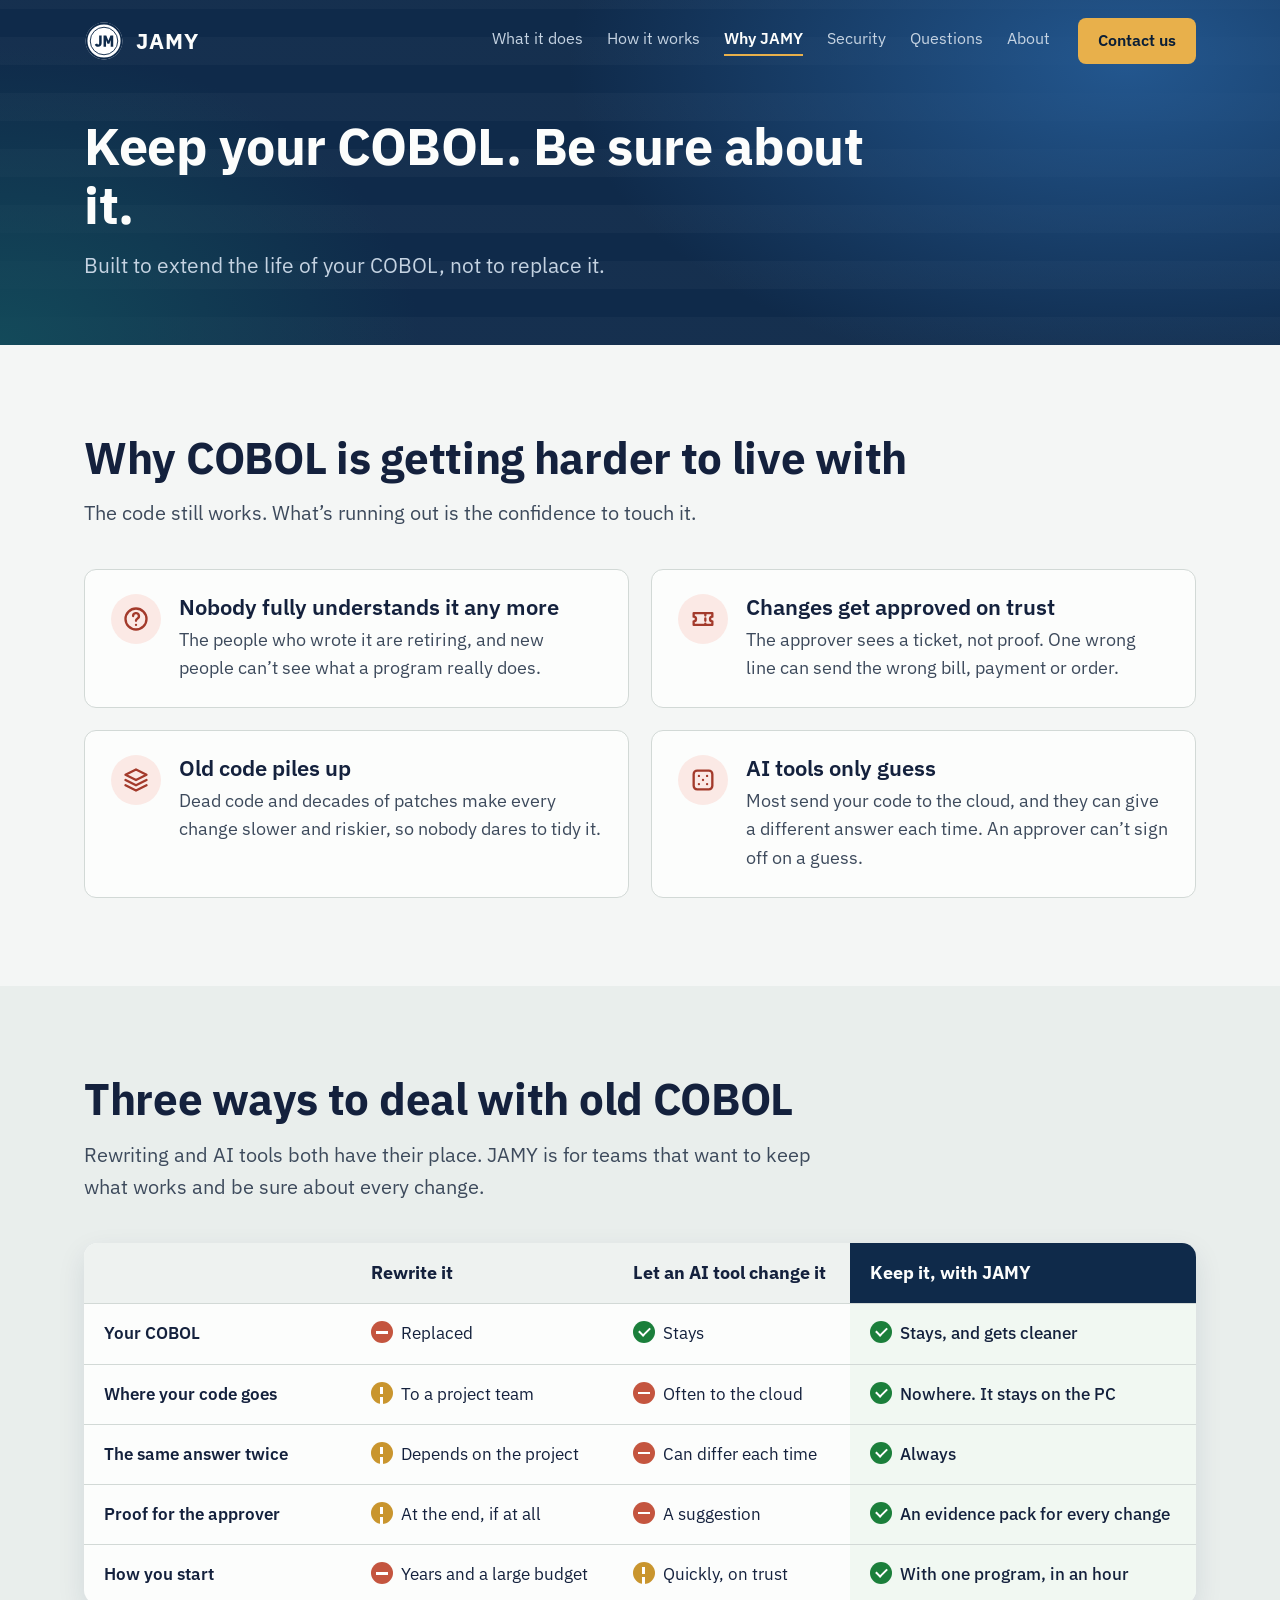
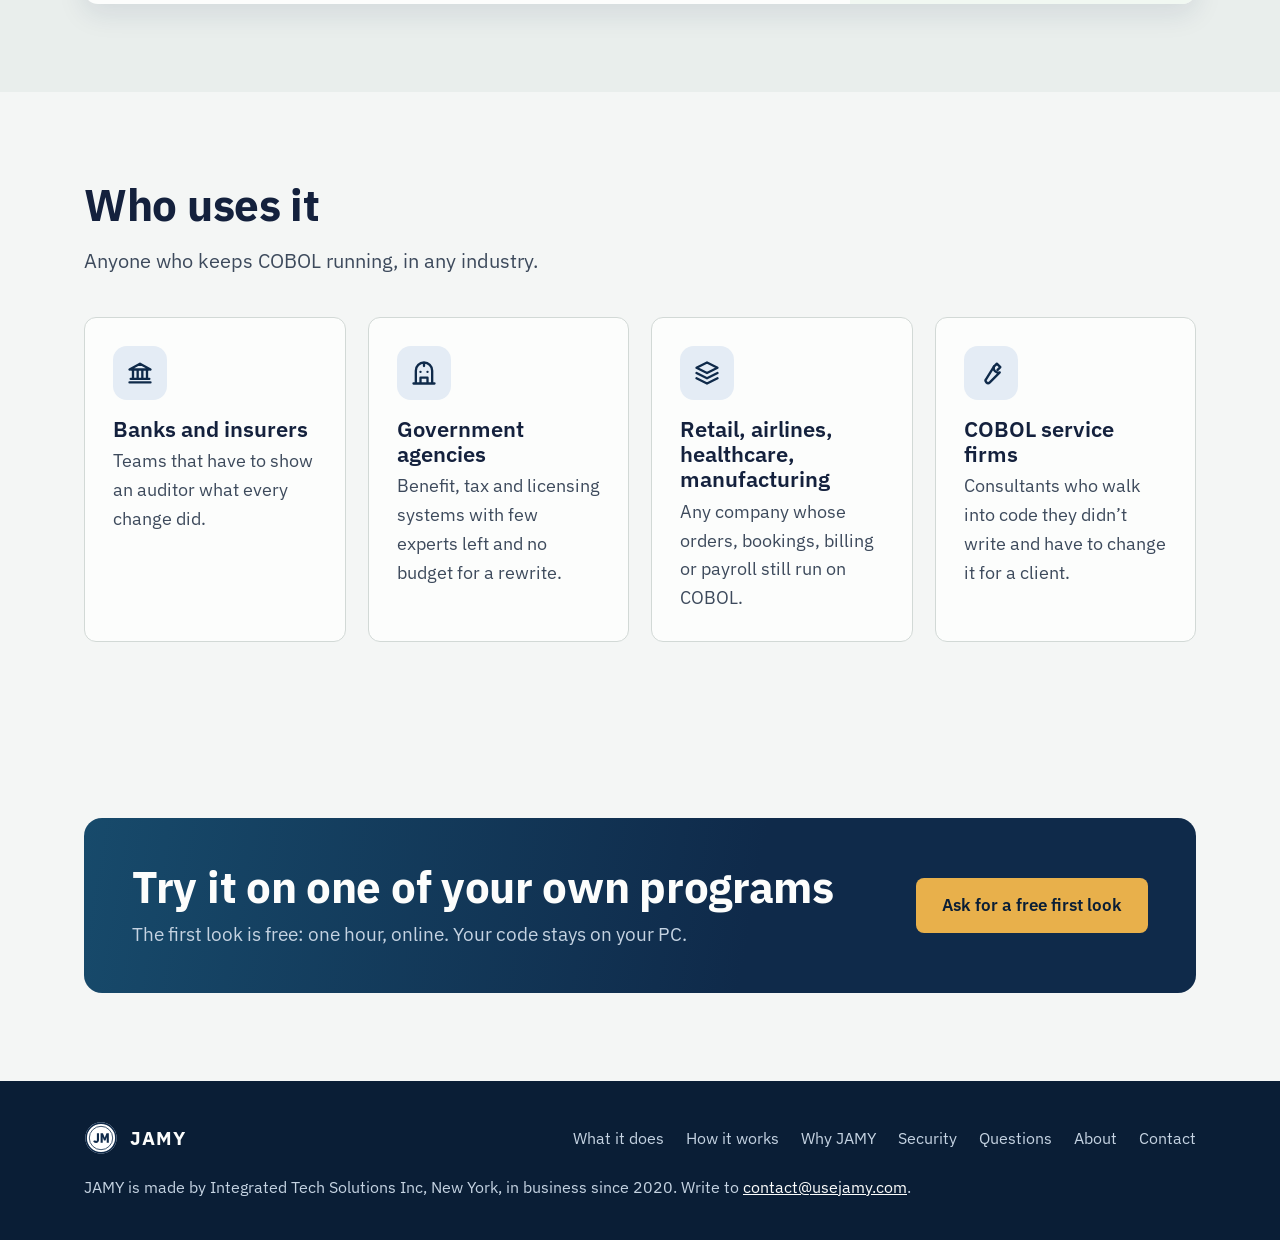
<file: why-jamy.html>
<!doctype html>
<html lang="en">
<head>
<meta charset="utf-8">
<meta name="viewport" content="width=device-width, initial-scale=1">
<title>Why JAMY | JAMY</title>
<meta name="description" content="Why keep your COBOL and use JAMY: the problems with old COBOL, and how JAMY compares with rewriting or AI tools.">
<meta property="og:title" content="Why JAMY | JAMY">
<meta property="og:description" content="Built to extend the life of your COBOL, not to replace it. Offline, on a Windows PC.">
<meta property="og:url" content="https://usejamy.com/why-jamy.html">
<meta property="og:image" content="https://usejamy.com/img/shot-understand.png">
<link rel="icon" href="img/favicon.png">
<link rel="preconnect" href="https://fonts.googleapis.com">
<link rel="preconnect" href="https://fonts.gstatic.com" crossorigin>
<link rel="stylesheet" href="https://fonts.googleapis.com/css2?family=IBM+Plex+Mono:wght@400;500&family=IBM+Plex+Sans:wght@400;500;600;700&display=swap">
<link rel="stylesheet" href="style.css">
</head>
<body>

<svg width="0" height="0" style="position:absolute" aria-hidden="true">
  <symbol id="i-flow" viewBox="0 0 24 24"><rect x="3" y="3" width="7" height="5" rx="1"/><rect x="14" y="9.5" width="7" height="5" rx="1"/><rect x="3" y="16" width="7" height="5" rx="1"/><path d="M10 5.5h2.5a1.5 1.5 0 0 1 1.5 1.5v3M10 18.5h2.5A1.5 1.5 0 0 0 14 17v-2.5"/></symbol>
  <symbol id="i-check" viewBox="0 0 24 24"><path d="M9 3H5a1 1 0 0 0-1 1v16a1 1 0 0 0 1 1h4M15 3h4a1 1 0 0 1 1 1v16a1 1 0 0 1-1 1h-4"/><path d="M8.5 12.5l2.5 2.5 4.5-5.5"/></symbol>
  <symbol id="i-clean" viewBox="0 0 24 24"><path d="M12 3l1.8 4.7L18.5 9.5l-4.7 1.8L12 16l-1.8-4.7L5.5 9.5l4.7-1.8z"/><path d="M19 15l.8 2.2L22 18l-2.2.8L19 21l-.8-2.2L16 18l2.2-.8zM5 15.5l.6 1.6 1.6.6-1.6.6L5 19.9l-.6-1.6-1.6-.6 1.6-.6z"/></symbol>
  <symbol id="i-offline" viewBox="0 0 24 24"><path d="M3 4l18 16"/><path d="M8.5 16.5a5 5 0 0 1 7 0M5 13a10 10 0 0 1 4-2.4M19 13a10 10 0 0 0-5.2-2.8M2 9.5a15 15 0 0 1 4.5-2.9M22 9.5a15 15 0 0 0-11-3.4"/><circle cx="12" cy="20" r="1"/></symbol>
  <symbol id="i-noai" viewBox="0 0 24 24"><rect x="6" y="6" width="12" height="12" rx="2"/><path d="M9 2v4M15 2v4M9 18v4M15 18v4M2 9h4M2 15h4M18 9h4M18 15h4"/><path d="M9.5 14.5l5-5"/></symbol>
  <symbol id="i-pc" viewBox="0 0 24 24"><rect x="3" y="4" width="18" height="12" rx="1.5"/><path d="M8 20h8M12 16v4"/></symbol>
  <symbol id="i-two" viewBox="0 0 24 24"><circle cx="8" cy="8" r="3"/><circle cx="17" cy="9" r="2.5"/><path d="M2.5 20a5.5 5.5 0 0 1 11 0M14.5 15.3A4.5 4.5 0 0 1 21.5 19"/></symbol>
  <symbol id="i-q" viewBox="0 0 24 24"><circle cx="12" cy="12" r="9"/><path d="M9.5 9.5a2.5 2.5 0 1 1 3.6 2.2c-.7.4-1.1 1-1.1 1.8M12 17h.01"/></symbol>
  <symbol id="i-ticket" viewBox="0 0 24 24"><path d="M4 7h16v3a2 2 0 0 0 0 4v3H4v-3a2 2 0 0 0 0-4z"/><path d="M14 7v10" stroke-dasharray="2 2.5"/></symbol>
  <symbol id="i-pile" viewBox="0 0 24 24"><path d="M12 3l9 4.5-9 4.5-9-4.5z"/><path d="M3 12l9 4.5 9-4.5M3 16.5L12 21l9-4.5"/></symbol>
  <symbol id="i-dice" viewBox="0 0 24 24"><rect x="4" y="4" width="16" height="16" rx="3"/><path d="M8.5 8.5h.01M15.5 8.5h.01M12 12h.01M8.5 15.5h.01M15.5 15.5h.01"/></symbol>
  <symbol id="i-lock" viewBox="0 0 24 24"><rect x="5" y="10" width="14" height="10" rx="2"/><path d="M8 10V7a4 4 0 0 1 8 0v3"/></symbol>
  <symbol id="i-finger" viewBox="0 0 24 24"><path d="M12 4a7 7 0 0 0-7 7v3M19 14v-3a7 7 0 0 0-3-5.7M9 20c1-2 1-4.500 1-8a2 2 0 0 1 4 0c0 3 0 5-.5 7.500M17 17c.3-1.500.3-3 .3-5"/></symbol>
  <symbol id="i-out" viewBox="0 0 24 24"><path d="M4 12h11M11 8l4 4-4 4"/><path d="M19 4v16"/></symbol>
  <symbol id="i-bank" viewBox="0 0 24 24"><path d="M3 9l9-5 9 5M4 9h16M6 9v8M10 9v8M14 9v8M18 9v8M3 20h18M4 17h16"/></symbol>
  <symbol id="i-tool" viewBox="0 0 24 24"><path d="M14.500 6.500a4 4 0 0 0 5 5L11 20a2.100 2.100 0 0 1-3-3z"/><path d="M14.500 6.500L17 4l3 3-2.500 2.500"/></symbol>
  <symbol id="i-gov" viewBox="0 0 24 24"><path d="M12 3v3M5 21V10a7 7 0 0 1 14 0v11M3 21h18M9 21v-5h6v5M9 11h.01M15 11h.01"/></symbol>
</svg>

<header class="top">
  <div class="wrap">
    <nav class="nav" aria-label="Main">
      <a class="brand" href="index.html"><img src="img/jamy-seal.svg" alt="">JAMY</a>
      <div class="links"><a href="what-it-does.html">What it does</a><a href="how-it-works.html">How it works</a><a href="why-jamy.html" aria-current="page">Why JAMY</a><a href="security.html">Security</a><a href="questions.html">Questions</a><a href="about.html">About</a></div>
      <a class="btn gold" href="contact.html">Contact us</a>
    </nav>
    <div class="phead"><h1>Keep your COBOL. Be sure about it.</h1><p>Built to extend the life of your COBOL, not to replace it.</p></div>
  </div>
</header>

<section>
  <div class="wrap">
    <h2>Why COBOL is getting harder to live with</h2>
    <p class="lede">The code still works. What’s running out is the confidence to touch it.</p>
    <div class="problems">
      <div class="prob"><span class="badge"><svg class="ic"><use href="#i-q"/></svg></span><div><h3>Nobody fully understands it any more</h3><p>The people who wrote it are retiring, and new people can’t see what a program really does.</p></div></div>
      <div class="prob"><span class="badge"><svg class="ic"><use href="#i-ticket"/></svg></span><div><h3>Changes get approved on trust</h3><p>The approver sees a ticket, not proof. One wrong line can send the wrong bill, payment or order.</p></div></div>
      <div class="prob"><span class="badge"><svg class="ic"><use href="#i-pile"/></svg></span><div><h3>Old code piles up</h3><p>Dead code and decades of patches make every change slower and riskier, so nobody dares to tidy it.</p></div></div>
      <div class="prob"><span class="badge"><svg class="ic"><use href="#i-dice"/></svg></span><div><h3>AI tools only guess</h3><p>Most send your code to the cloud, and they can give a different answer each time. An approver can’t sign off on a guess.</p></div></div>
    </div>
  </div>
</section>

<section class="tint">
  <div class="wrap">
    <h2>Three ways to deal with old COBOL</h2>
    <p class="lede">Rewriting and AI tools both have their place. JAMY is for teams that want to keep what works and be sure about every change.</p>
    <div class="cmp-wrap">
    <table class="cmp">
      <thead><tr><th></th><th>Rewrite it</th><th>Let an AI tool change it</th><th class="us">Keep it, with JAMY</th></tr></thead>
      <tbody>
        <tr><td>Your COBOL</td><td><span class="no"></span>Replaced</td><td><span class="yes"></span>Stays</td><td class="us"><span class="yes"></span>Stays, and gets cleaner</td></tr>
        <tr><td>Where your code goes</td><td><span class="mid"></span>To a project team</td><td><span class="no"></span>Often to the cloud</td><td class="us"><span class="yes"></span>Nowhere. It stays on the PC</td></tr>
        <tr><td>The same answer twice</td><td><span class="mid"></span>Depends on the project</td><td><span class="no"></span>Can differ each time</td><td class="us"><span class="yes"></span>Always</td></tr>
        <tr><td>Proof for the approver</td><td><span class="mid"></span>At the end, if at all</td><td><span class="no"></span>A suggestion</td><td class="us"><span class="yes"></span>An evidence pack for every change</td></tr>
        <tr><td>How you start</td><td><span class="no"></span>Years and a large budget</td><td><span class="mid"></span>Quickly, on trust</td><td class="us"><span class="yes"></span>With one program, in an hour</td></tr>
      </tbody>
    </table>
    </div>
  </div>
</section>

<section>
  <div class="wrap">
    <h2>Who uses it</h2>
    <p class="lede">Anyone who keeps COBOL running, in any industry.</p>
    <div class="who">
      <div class="card"><span class="badge"><svg class="ic"><use href="#i-bank"/></svg></span><h3>Banks and insurers</h3><p>Teams that have to show an auditor what every change did.</p></div>
      <div class="card"><span class="badge"><svg class="ic"><use href="#i-gov"/></svg></span><h3>Government agencies</h3><p>Benefit, tax and licensing systems with few experts left and no budget for a rewrite.</p></div>
      <div class="card"><span class="badge"><svg class="ic"><use href="#i-pile"/></svg></span><h3>Retail, airlines, healthcare, manufacturing</h3><p>Any company whose orders, bookings, billing or payroll still run on COBOL.</p></div>
      <div class="card"><span class="badge"><svg class="ic"><use href="#i-tool"/></svg></span><h3>COBOL service firms</h3><p>Consultants who walk into code they didn’t write and have to change it for a client.</p></div>
    </div>
  </div>
</section>

<div class="ctawrap"><div class="wrap"><div class="cta">
  <div><h2>Try it on one of your own programs</h2><p>The first look is free: one hour, online. Your code stays on your PC.</p></div>
  <a class="btn gold" href="contact.html">Ask for a free first look</a>
</div></div></div>

<footer>
  <div class="wrap">
    <a class="brand" href="index.html"><img src="img/jamy-seal.svg" alt="">JAMY</a>
    <div class="fl"><a href="what-it-does.html">What it does</a><a href="how-it-works.html">How it works</a><a href="why-jamy.html">Why JAMY</a><a href="security.html">Security</a><a href="questions.html">Questions</a><a href="about.html">About</a><a href="contact.html">Contact</a></div>
    <p>JAMY is made by Integrated Tech Solutions Inc, New York, in business since 2020. Write to <a href="mailto:contact@usejamy.com">contact@usejamy.com</a>.</p>
  </div>
</footer>

<!-- Cloudflare Web Analytics --><script type='module' src='https://static.cloudflareinsights.com/beacon.min.js' data-cf-beacon='{"token": "886d0712adad496c9e0f784481afb059"}'></script><!-- End Cloudflare Web Analytics -->
</body>
</html>
</file>
<file: style.css>
:root {
  --navy: #0F2A4A;
  --navy-d: #0A1E36;
  --ink: #14213D;
  --body: #3D4A5C;
  --paper: #F4F6F5;
  --white: #FCFDFC;
  --bar: #E2EEE4;
  --line: #D2D9D6;
  --teal: #1F6F6B;
  --mist: #C5D3E2;
  --blue: #1D5FA8;
  --blue-bg: #DFEAF7;
  --ok: #1B7F3B;
  --ok-bg: #DFF1E3;
  --amber: #E8B04B;
  --warn: #9A6200;
  --warn-bg: #FBEFD3;
  --del: #A33A2B;
}
* { box-sizing: border-box; }
html { -webkit-text-size-adjust: 100%; scroll-behavior: smooth; }
body { margin: 0; font-family: 'IBM Plex Sans', Arial, sans-serif; color: var(--ink); background: var(--paper); font-size: 18px; line-height: 1.6; }
img, svg { max-width: 100%; display: block; }
img { height: auto; }
a { color: var(--teal); }
a:focus-visible, button:focus-visible, summary:focus-visible, input:focus-visible, select:focus-visible, textarea:focus-visible { outline: 3px solid var(--amber); outline-offset: 2px; }
.wrap { max-width: 1160px; margin: 0 auto; padding: 0 24px; }
h1, h2, h3 { line-height: 1.15; margin: 0; }
h2 { font-size: clamp(30px, 3.8vw, 44px); font-weight: 700; margin-bottom: 14px; letter-spacing: -0.3px; }
h3 { font-size: 22px; font-weight: 600; margin-bottom: 6px; }
p { margin: 0 0 14px; }
.lede { font-size: 20px; color: var(--body); max-width: 760px; margin-bottom: 40px; }
.ic { width: 28px; height: 28px; fill: none; stroke: currentColor; stroke-width: 2; stroke-linecap: round; stroke-linejoin: round; }

/* header and hero */
.top { color: var(--white); background:
  radial-gradient(900px 520px at 88% 18%, #23578F 0%, rgba(35, 87, 143, 0) 62%),
  radial-gradient(700px 500px at 0% 100%, #134a5a 0%, rgba(19, 74, 90, 0) 60%),
  repeating-linear-gradient(0deg, rgba(255, 255, 255, .028) 0 28px, rgba(255, 255, 255, 0) 28px 56px),
  var(--navy); }
.nav { display: flex; align-items: center; gap: 28px; padding: 18px 0; }
.brand { display: flex; align-items: center; gap: 12px; color: var(--white); text-decoration: none; font-weight: 700; font-size: 22px; letter-spacing: 1px; }
.brand img { width: 40px; height: 40px; }
.nav .links { display: flex; gap: 24px; margin-left: auto; }
.nav .links a { color: var(--mist); text-decoration: none; font-size: 16px; }
.nav .links a:hover { color: var(--white); text-decoration: underline; }
.btn { display: inline-block; font: inherit; font-weight: 600; font-size: 17px; text-decoration: none; border-radius: 8px; padding: 12px 24px; border: 2px solid transparent; cursor: pointer; }
.btn.gold { background: var(--amber); color: var(--navy-d); }
.btn.gold:hover { background: #F2C063; }
.btn.light { background: var(--white); color: var(--navy); }
.btn.ghost { border-color: rgba(197, 211, 226, .7); color: var(--white); }
.btn.dark { background: var(--navy); color: var(--white); }
.nav .btn { padding: 8px 18px; font-size: 16px; }

.hero { display: grid; grid-template-columns: 1fr 1.08fr; gap: 60px; align-items: center; padding: 44px 0 110px; }
.pill { display: inline-flex; align-items: center; gap: 10px; font-size: 15.5px; font-weight: 600; color: #FCEBC4; background: rgba(232, 176, 75, .16); border: 1px solid rgba(232, 176, 75, .5); border-radius: 999px; padding: 6px 16px; margin-bottom: 22px; }
.pill i { width: 9px; height: 9px; border-radius: 50%; background: var(--amber); }
.hero h1 { font-size: clamp(40px, 5.6vw, 66px); font-weight: 700; letter-spacing: -0.8px; margin-bottom: 22px; }
.hero .sub { font-size: 21px; color: var(--mist); margin-bottom: 30px; max-width: 540px; }
.hero .actions { display: flex; flex-wrap: wrap; gap: 14px; }

.stage { position: relative; padding: 0 0 54px 0; }
.listing { background: var(--white); color: var(--ink); border-radius: 10px; overflow: hidden; box-shadow: 0 24px 60px rgba(3, 12, 26, .55); transform: rotate(-1.2deg); }
.listing .head { display: flex; align-items: center; gap: 8px; padding: 10px 16px; font-size: 14px; color: var(--body); border-bottom: 1px solid var(--line); background: #EEF2F0; }
.listing .head b { margin-right: auto; font-weight: 600; color: var(--ink); }
.dot { width: 11px; height: 11px; border-radius: 50%; background: #C9D2CE; }
.listing pre { margin: 0; font-family: 'IBM Plex Mono', Consolas, monospace; font-size: 14.5px; line-height: 28px; overflow-x: auto; background: repeating-linear-gradient(var(--white) 0 28px, var(--bar) 28px 56px); }
.listing pre .ln { display: block; padding: 0 16px; white-space: pre; }
.listing .seq { color: #7C8A86; }
.listing .old { color: var(--del); background: rgba(163, 58, 43, .09); }
.listing .old .t { text-decoration: line-through; text-decoration-color: rgba(163, 58, 43, .7); }
.listing .new { color: var(--ok); font-weight: 500; background: rgba(27, 127, 59, .13); }
.proof { position: absolute; right: -14px; bottom: 0; width: min(360px, 88%); background: var(--white); color: var(--ink); border-radius: 10px; padding: 16px 18px 14px; box-shadow: 0 20px 44px rgba(3, 12, 26, .5); border-top: 5px solid var(--ok); transform: rotate(1.4deg); }
.proof .t { display: flex; align-items: center; gap: 10px; font-weight: 700; font-size: 17px; margin-bottom: 8px; }
.proof ul { list-style: none; margin: 0; padding: 0; font-size: 15px; color: var(--body); }
.proof li { padding-left: 26px; position: relative; margin-bottom: 4px; }
.proof li::before { content: ""; position: absolute; left: 2px; top: 7px; width: 12px; height: 6px; border-left: 2.5px solid var(--ok); border-bottom: 2.5px solid var(--ok); transform: rotate(-45deg); }
.chip { display: inline-block; font-weight: 600; font-size: 15px; border-radius: 5px; padding: 2px 10px; }
.chip.ok { color: var(--ok); background: var(--ok-bg); }
.chip.read { color: var(--blue); background: var(--blue-bg); }
.chip.warn { color: var(--warn); background: var(--warn-bg); }

@media (prefers-reduced-motion: no-preference) {
  .listing .new { animation: mark 900ms ease-out 500ms both; }
  .proof { animation: stamp 500ms cubic-bezier(.2, .9, .3, 1.2) 1300ms both; }
  @keyframes mark { from { background: rgba(27, 127, 59, 0); color: var(--ink); } }
  @keyframes stamp { from { opacity: 0; transform: rotate(1.4deg) translateY(18px) scale(.96); } }
}

/* trust band */
.band { margin-top: -56px; position: relative; z-index: 2; }
.band .in { background: var(--white); border-radius: 12px; box-shadow: 0 14px 34px rgba(15, 42, 74, .16); display: grid; grid-template-columns: repeat(4, 1fr); }
.band .it { display: flex; gap: 14px; align-items: center; padding: 22px 24px; border-right: 1px solid var(--line); }
.band .it:last-child { border-right: 0; }
.band .badge { flex: none; width: 48px; height: 48px; border-radius: 12px; display: grid; place-items: center; color: var(--navy); background: #E4ECF5; }
.band b { display: block; font-size: 17px; line-height: 1.25; }
.band span { font-size: 14.5px; color: var(--body); line-height: 1.35; display: block; }

section { padding: 88px 0; }
section.tint { background: #E9EEEC; }
section.dark { color: var(--white); background:
  repeating-linear-gradient(0deg, rgba(255, 255, 255, .028) 0 28px, rgba(255, 255, 255, 0) 28px 56px), var(--navy); }
section.dark h2 { color: var(--white); }
section.dark .lede { color: var(--mist); }

/* feature rows */
.feat { display: grid; grid-template-columns: 1fr 1.35fr; gap: 64px; align-items: center; margin-bottom: 96px; }
.feat:last-child { margin-bottom: 0; }
.feat.flip { grid-template-columns: 1.35fr 1fr; }
.feat.flip .txt { order: 2; }
.feat .tag { display: inline-flex; align-items: center; gap: 12px; font-weight: 700; font-size: 18px; margin-bottom: 14px; }
.feat .tag .badge { width: 52px; height: 52px; border-radius: 14px; display: grid; place-items: center; }
.feat h3 { font-size: 30px; font-weight: 700; margin-bottom: 14px; letter-spacing: -0.2px; }
.feat ul { list-style: none; margin: 0; padding: 0; color: var(--body); }
.feat li { padding-left: 32px; position: relative; margin-bottom: 10px; }
.feat li::before { content: ""; position: absolute; left: 2px; top: 8px; width: 15px; height: 8px; border-left: 3px solid var(--c); border-bottom: 3px solid var(--c); transform: rotate(-45deg); }
.f-blue { --c: var(--blue); --cb: var(--blue-bg); }
.f-green { --c: var(--ok); --cb: var(--ok-bg); }
.f-amber { --c: #B7791F; --cb: var(--warn-bg); }
.feat .tag { color: var(--c); }
.feat .tag .badge { background: var(--cb); color: var(--c); }
.frame { position: relative; margin: 0; }
.frame::before { content: ""; position: absolute; inset: 26px -18px -18px 26px; border-radius: 14px; background: var(--cb); z-index: 0; }
.frame img { position: relative; z-index: 1; border-radius: 10px; border: 1px solid var(--line); background: #FDFDFC; box-shadow: 0 18px 40px rgba(15, 42, 74, .18); }
.frame figcaption { position: relative; z-index: 1; font-size: 14.5px; color: var(--body); margin-top: 28px; }

/* problems */
.problems { display: grid; grid-template-columns: 1fr 1fr; gap: 22px; }
.prob { background: var(--white); border-radius: 12px; padding: 24px 26px; display: flex; gap: 18px; border: 1px solid var(--line); }
.prob .badge { flex: none; width: 50px; height: 50px; border-radius: 50%; display: grid; place-items: center; background: #FBE9E5; color: var(--del); }
.prob p { margin: 0; color: var(--body); }

/* diagram */
.diagram { background: var(--white); border: 1px solid var(--line); border-radius: 14px; padding: 26px 20px 14px; margin-bottom: 36px; box-shadow: 0 10px 28px rgba(15, 42, 74, .08); }
.diagram svg { width: 100%; height: auto; font-family: 'IBM Plex Sans', Arial, sans-serif; }
.steps { list-style: none; counter-reset: s; margin: 0; padding: 0; display: grid; grid-template-columns: repeat(4, 1fr); gap: 24px; }
.steps li { counter-increment: s; position: relative; padding-left: 52px; color: var(--body); }
.steps li::before { content: counter(s); position: absolute; top: 0; left: 0; width: 38px; height: 38px; border-radius: 50%; background: var(--navy); color: var(--white); font-weight: 700; display: grid; place-items: center; }
.steps b { display: block; color: var(--ink); font-size: 19px; margin-bottom: 2px; }

/* verdicts */
.verdicts { display: grid; grid-template-columns: repeat(3, 1fr); gap: 22px; }
.verd { background: var(--white); border-radius: 12px; padding: 26px; border-top: 6px solid var(--c); box-shadow: 0 8px 22px rgba(15, 42, 74, .07); }
.verd .chip { font-size: 17px; padding: 4px 14px; margin-bottom: 14px; }
.verd p { margin: 0; color: var(--body); }

/* compare table */
.cmp { width: 100%; border-collapse: separate; border-spacing: 0; background: var(--white); border-radius: 14px; overflow: hidden; box-shadow: 0 10px 28px rgba(15, 42, 74, .1); font-size: 17px; }
.cmp th, .cmp td { padding: 16px 20px; text-align: left; border-bottom: 1px solid var(--line); vertical-align: top; }
.cmp tr:last-child td { border-bottom: 0; }
.cmp thead th { font-size: 18px; background: #EEF2F0; }
.cmp thead th.us { background: var(--navy); color: var(--white); }
.cmp td.us { background: #F1F8F2; font-weight: 500; }
.cmp td:first-child { font-weight: 600; width: 24%; }
.yes, .no, .mid { display: inline-block; width: 22px; height: 22px; border-radius: 50%; margin-right: 8px; vertical-align: -4px; position: relative; }
.yes { background: var(--ok); }
.yes::after { content: ""; position: absolute; left: 6px; top: 6px; width: 9px; height: 5px; border-left: 2.5px solid #fff; border-bottom: 2.5px solid #fff; transform: rotate(-45deg); }
.no { background: #C4553F; }
.no::after { content: ""; position: absolute; left: 5px; top: 10px; width: 12px; height: 2.5px; background: #fff; }
.mid { background: #C9952E; }
.mid::after { content: ""; position: absolute; left: 9.5px; top: 5px; width: 3px; height: 8px; background: #fff; box-shadow: 0 10px 0 0 #fff; height: 7px; }

/* covers */
.cols { display: grid; grid-template-columns: 1fr 1fr; gap: 28px; }
.box { background: var(--white); border: 1px solid var(--line); border-radius: 12px; padding: 28px 30px; }
.box h3 { display: flex; align-items: center; gap: 12px; }
.box ul { margin: 12px 0 0; padding-left: 22px; color: var(--body); }
.box li { margin-bottom: 8px; }
.box .more { margin: 14px 0 0; color: var(--body); }
.box.y { border-top: 6px solid var(--ok); }
.box.n { border-top: 6px solid #C9952E; }
.aside { margin-top: 26px; background: var(--blue-bg); border-radius: 12px; padding: 18px 22px; color: var(--ink); }

.covers { display: grid; grid-template-columns: repeat(4, 1fr); gap: 22px; }
.covers .card { background: var(--white); border-radius: 12px; padding: 26px; border: 1px solid var(--line); border-top: 6px solid var(--ok); }
.covers .yes { margin: 0 0 14px; width: 30px; height: 30px; display: block; }
.covers .yes::after { left: 8px; top: 9px; width: 13px; height: 7px; }
.covers p { margin: 0; color: var(--body); }
/* security */
.safe { display: grid; grid-template-columns: repeat(3, 1fr); gap: 22px; }
.safe .card { background: rgba(255, 255, 255, .07); border: 1px solid rgba(197, 211, 226, .28); border-radius: 12px; padding: 24px; }
.safe .badge { width: 48px; height: 48px; border-radius: 12px; display: grid; place-items: center; background: rgba(127, 212, 154, .16); color: #8FE0A9; margin-bottom: 14px; }
.safe b { display: block; font-size: 19px; margin-bottom: 4px; }
.safe p { margin: 0; color: var(--mist); font-size: 16.5px; }

/* who */
.who { display: grid; grid-template-columns: repeat(4, 1fr); gap: 22px; }
.who .card { background: var(--white); border-radius: 12px; padding: 28px; border: 1px solid var(--line); }
.who .badge { width: 54px; height: 54px; border-radius: 14px; display: grid; place-items: center; background: #E4ECF5; color: var(--navy); margin-bottom: 16px; }
.who p { color: var(--body); margin: 0; }

/* start */
.start { display: grid; grid-template-columns: repeat(3, 1fr); gap: 22px; counter-reset: st; }
.start .card { background: var(--white); border-radius: 12px; padding: 28px; position: relative; border: 1px solid var(--line); }
.start .card::before { counter-increment: st; content: counter(st); display: grid; place-items: center; width: 44px; height: 44px; border-radius: 50%; background: var(--amber); color: var(--navy-d); font-weight: 700; font-size: 20px; margin-bottom: 14px; }
.start .card.first { background: var(--navy); color: var(--white); border-color: var(--navy); }
.start .card.first p { color: var(--mist); }
.start p { color: var(--body); margin: 0; }

/* cta */
.cta { background: linear-gradient(100deg, #174a6b 0%, var(--navy) 60%); color: var(--white); border-radius: 18px; padding: 44px 48px; display: flex; align-items: center; gap: 32px; flex-wrap: wrap; }
.cta h2 { color: var(--white); margin: 0 0 6px; }
.cta p { margin: 0; color: var(--mist); font-size: 19px; }
.cta .btn { margin-left: auto; }

.faq { max-width: 900px; display: grid; gap: 12px; }
.faq details { background: var(--white); border: 1px solid var(--line); border-radius: 10px; padding: 0 22px; }
.faq summary { cursor: pointer; font-weight: 600; font-size: 19px; padding: 16px 0; }
.faq details p { color: var(--body); padding: 0 0 18px; margin: 0; }

.founder .wrap { display: grid; grid-template-columns: 200px 1fr; gap: 48px; align-items: center; }
.founder .seal { width: 200px; height: 200px; }
.founder p { color: var(--mist); max-width: 780px; }
.founder blockquote { margin: 22px 0 0; padding-left: 24px; border-left: 5px solid var(--amber); color: var(--white); font-size: 22px; max-width: 780px; }

.contact .wrap { display: grid; grid-template-columns: 1fr 1.3fr; gap: 56px; }
.contact .lede { margin-bottom: 20px; }
.contact .side li { margin-bottom: 8px; color: var(--body); }
.contact form { display: grid; grid-template-columns: 1fr 1fr; gap: 16px 20px; background: var(--white); border-radius: 14px; padding: 30px; border: 1px solid var(--line); box-shadow: 0 10px 28px rgba(15, 42, 74, .08); }
.contact label { display: block; font-weight: 600; font-size: 15px; margin-bottom: 6px; }
.contact input, .contact select, .contact textarea { width: 100%; font: inherit; font-size: 16px; color: var(--ink); background: #fff; border: 1px solid #AEB8B4; border-radius: 8px; padding: 10px 12px; }
.contact textarea { min-height: 130px; resize: vertical; }
.contact .full { grid-column: 1 / -1; }
.contact .hp { position: absolute; left: -9999px; }
.contact .small { font-size: 14px; color: var(--body); margin: 0; }

footer { background: var(--navy-d); color: var(--mist); padding: 40px 0; font-size: 15.5px; }
footer .wrap { display: flex; flex-wrap: wrap; gap: 20px 40px; align-items: center; }
footer .brand { font-size: 19px; }
footer .brand img { width: 34px; height: 34px; }
footer a { color: var(--white); }
footer .fl { margin-left: auto; display: flex; gap: 22px; flex-wrap: wrap; }
footer .fl a { color: var(--mist); text-decoration: none; }
footer p { margin: 0; flex-basis: 100%; }

@media (max-width: 960px) {
  .hero, .feat, .feat.flip, .cols, .problems, .contact .wrap, .founder .wrap { grid-template-columns: 1fr; }
  .hero { gap: 44px; padding-bottom: 96px; }
  .feat { gap: 32px; margin-bottom: 64px; }
  .feat.flip .txt { order: 0; }
  .band .in { grid-template-columns: 1fr 1fr; }
  .band .it:nth-child(2) { border-right: 0; }
  .band .it:nth-child(-n+2) { border-bottom: 1px solid var(--line); }
  .steps, .verdicts, .safe, .start { grid-template-columns: 1fr; }
  .covers { grid-template-columns: 1fr 1fr; }
  .who { grid-template-columns: 1fr 1fr; }
  .diagram { display: none; }
  .nav .links { display: none; }
  .nav .btn { margin-left: auto; }
  section { padding: 60px 0; }
  .contact form { grid-template-columns: 1fr; padding: 22px; }
  .founder .seal { width: 120px; height: 120px; }
  .cta { padding: 32px 26px; }
  .cta .btn { margin-left: 0; }
  .cmp { font-size: 15px; }
  .cmp th, .cmp td { padding: 12px 10px; }
  .frame::before { inset: 18px -10px -12px 18px; }
  .proof { right: 0; }
}
@media (max-width: 560px) {
  .band .in { grid-template-columns: 1fr; }
  .covers, .who { grid-template-columns: 1fr; }
  .band .it { border-right: 0; border-bottom: 1px solid var(--line); }
  .band .it:last-child { border-bottom: 0; }
  .listing pre { font-size: 12.5px; }
  .cmp-wrap { overflow-x: auto; }
  .cmp { min-width: 560px; }
}

/* multi-page additions */
.nav .links a[aria-current="page"] { color: var(--white); font-weight: 600; border-bottom: 2px solid var(--amber); padding-bottom: 3px; }
.phead { padding: 34px 0 62px; max-width: 820px; }
.phead h1 { font-size: clamp(34px, 4.6vw, 52px); font-weight: 700; letter-spacing: -0.5px; margin-bottom: 14px; }
.phead p { font-size: 21px; color: var(--mist); margin: 0; }
.jobs { display: grid; grid-template-columns: repeat(3, 1fr); gap: 24px; }
.job { background: var(--white); border-radius: 14px; border: 1px solid var(--line); border-top: 6px solid var(--c); padding: 26px; display: flex; flex-direction: column; text-decoration: none; color: var(--ink); box-shadow: 0 8px 22px rgba(15, 42, 74, .07); }
.job:hover { box-shadow: 0 14px 32px rgba(15, 42, 74, .16); }
.job .badge { width: 52px; height: 52px; border-radius: 14px; display: grid; place-items: center; background: var(--cb); color: var(--c); margin-bottom: 14px; }
.job p { color: var(--body); }
.job img { border-radius: 8px; border: 1px solid var(--line); margin: 6px 0 16px; aspect-ratio: 16 / 9; object-fit: cover; object-position: top left; width: 100%; }
.job .more, .exp .more { margin-top: auto; font-weight: 600; color: var(--teal); }
.explore { display: grid; grid-template-columns: repeat(4, 1fr); gap: 22px; }
.exp { background: var(--white); border-radius: 12px; border: 1px solid var(--line); padding: 24px; text-decoration: none; color: var(--ink); display: flex; flex-direction: column; }
.exp:hover { border-color: var(--navy); }
.exp .badge { width: 48px; height: 48px; border-radius: 12px; display: grid; place-items: center; background: #E4ECF5; color: var(--navy); margin-bottom: 14px; }
.exp p { color: var(--body); font-size: 16.5px; }
.ctawrap { padding: 0 0 88px; }
section + .ctawrap { padding-top: 88px; }
section.tint + .ctawrap, section.dark + .ctawrap { background: transparent; }
@media (max-width: 960px) {
  .nav { flex-wrap: wrap; gap: 12px 20px; }
  .nav .links { display: flex; order: 3; flex-basis: 100%; margin-left: 0; gap: 20px; overflow-x: auto; white-space: nowrap; padding-bottom: 6px; }
  .jobs, .explore { grid-template-columns: 1fr; }
  .phead { padding: 22px 0 44px; }
  .ctawrap { padding-bottom: 60px; }
  section + .ctawrap { padding-top: 60px; }
}
</file>
